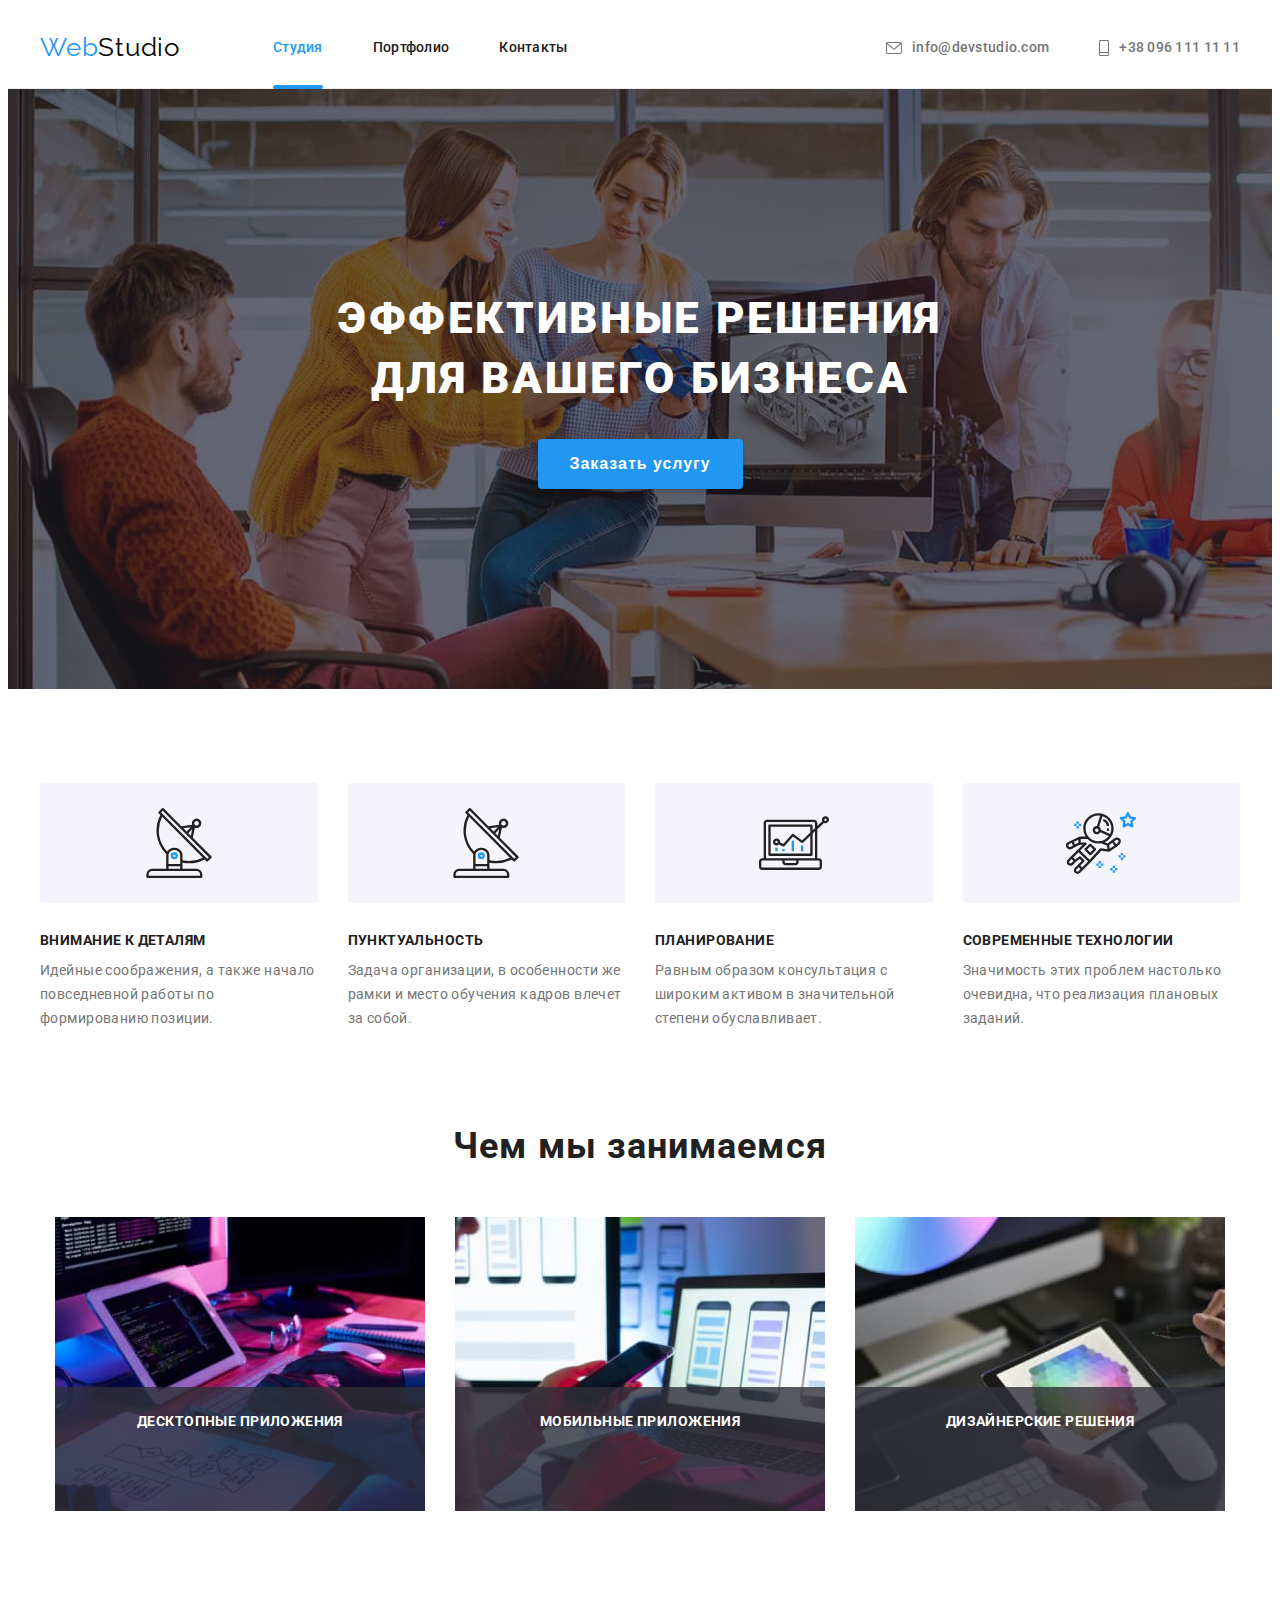
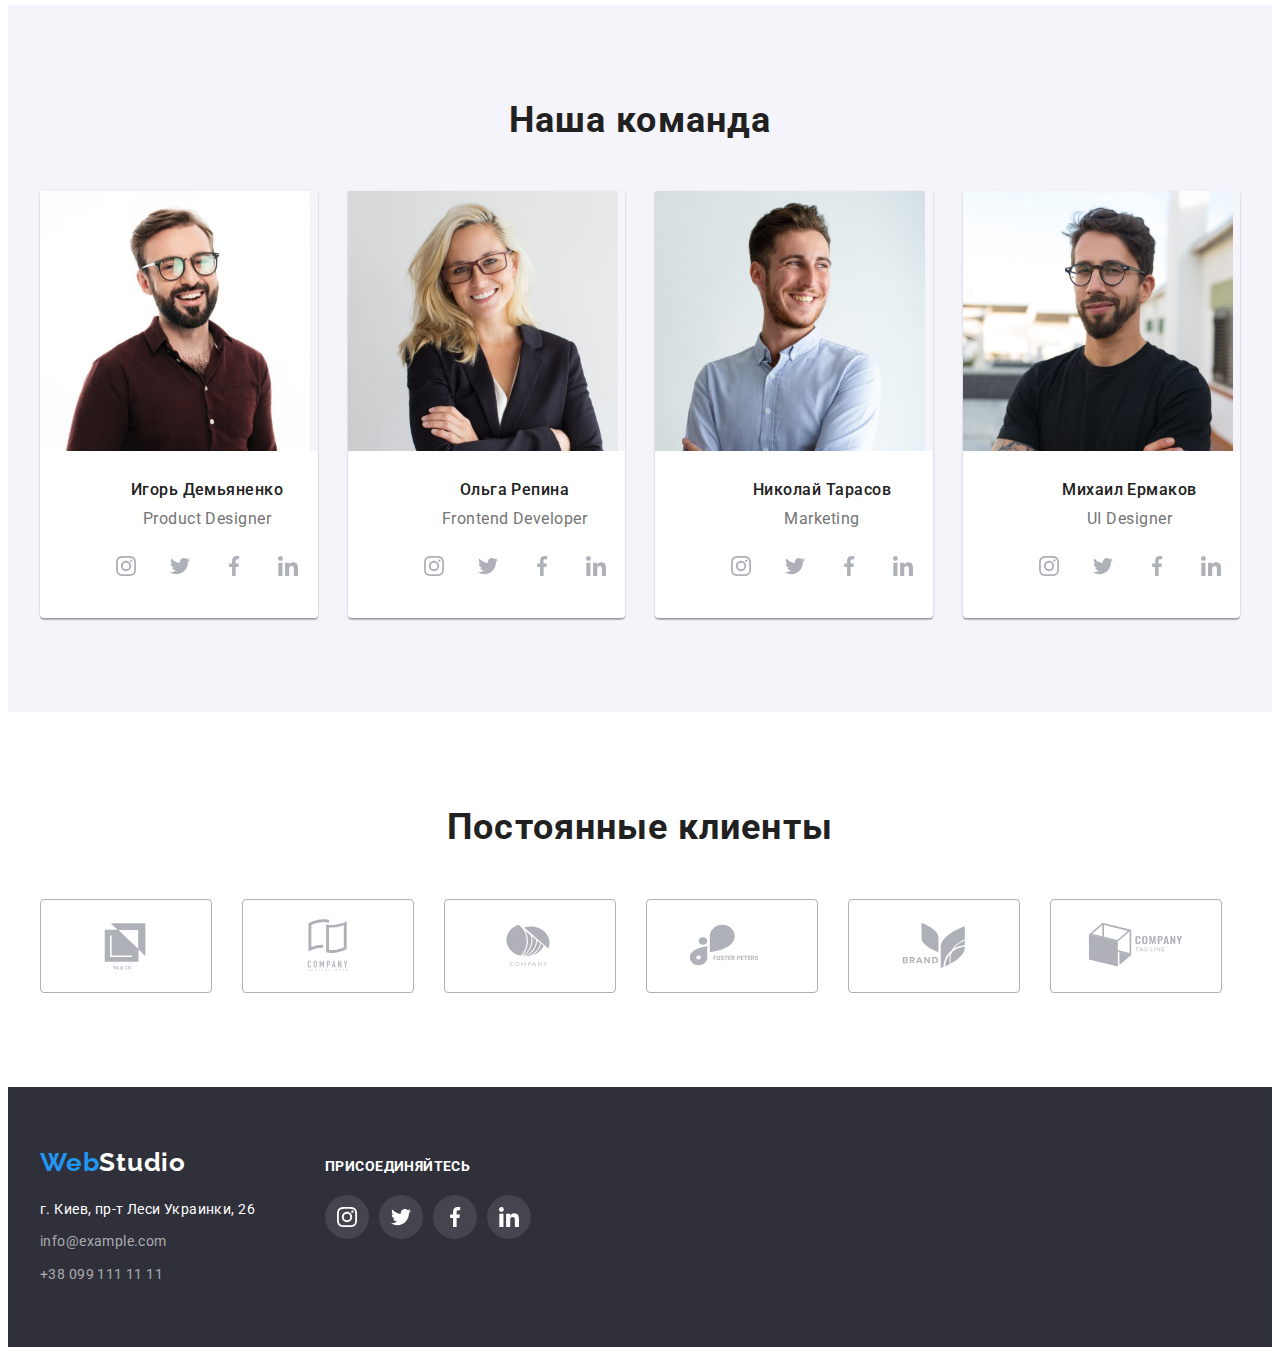
<file: index.html>
<!DOCTYPE html>
<html lang="ru">
  <head>
    <meta charset="UTF-8" />
    <meta http-equiv="X-UA-Compatible" content="IE=edge" />
    <meta name="viewport" content="width=device-width, initial-scale=1.0" />
    <title>WebStudio</title>
    <link rel="preconnect" href="https://fonts.gstatic.com" />
    <link
      href="https://fonts.googleapis.com/css2?family=Raleway:wght@700&family=Roboto:wght@400;500;700;900&display=swap"
      rel="stylesheet"
    />
    <link
      rel="stylesheet"
      href="https://cdnjs.cloudflare.com/ajax/libs/modern-normalize/1.1.0/modern-normalize.min.css"
      integrity="sha512-wpPYUAdjBVSE4KJnH1VR1HeZfpl1ub8YT/NKx4PuQ5NmX2tKuGu6U/JRp5y+Y8XG2tV+wKQpNHVUX03MfMFn9Q=="
      crossorigin="anonymous"
      referrerpolicy="no-referrer"
    />
    <link rel="stylesheet" href="./css/styles.css" />
  </head>
  <body>
    <!--==========================================HEADER======================================= -->
    <header class="header">
      <div class="container header-container">
        <nav class="navigation">
          <a class="logo-link link" href="./index.html">
            <span class="logo-edd-color">Web</span>Studio</a
          >
          <ul class="list menu">
            <li class="menu-item">
              <a class="menu-link link current" href="">Студия</a>
            </li>

            <li class="menu-item">
              <a class="link menu-link" href="./portfolio.html">Портфолио</a>
            </li>

            <li class="menu-item">
              <a class="link menu-link" href="">Контакты</a>
            </li>
          </ul>
        </nav>
        <ul class="list header-list">
          <li class="contact-list">
            <a class="contact-link link" href="mailto:info@devstudio.com">
              <svg class="contact-icons" width="16" height="12">
                <use href="./images/sprite.svg#icon-envelope"></use>
              </svg>
              info@devstudio.com
            </a>
          </li>
          <li class="contact-list">
            <a class="contact-link link" href="tel:+380961111111">
              <svg class="contact-icons" width="10" height="16">
                <use href="./images/sprite.svg#icon-phone"></use>
              </svg>
              +38 096 111 11 11
            </a>
          </li>
        </ul>
      </div>
    </header>
    <!--==========================================MAIN============================================-->
    <main class="main-content">
      <!--============================HERO============================-->
      <section class="hero">
        <div class="container hero-container">
          <h1 class="hero-title">
            Эффективные решения <br />
            для вашего бизнеса
          </h1>
          <button class="hero-button" type="button" data-modal-open>Заказать услугу</button>
        </div>
      </section>
      <!--=====================Features OF OUR COMPANY=================-->
      <section class="section">
        <div class="container feature-container">
          <h2 class="visually-hidden">Особенности</h2>

          <ul class="list feature-list">
            <li class="feature-list-item">
              <div class="feature-icon-container">
                <svg class="feature-icon" width="70px" height="70px">
                  <use href="./images/sprite.svg#icon-antenna"></use>
                </svg>
              </div>
              <h3 class="feature-section-title">Внимание к деталям</h3>
              <p class="feature-text">
                Идейные соображения, а также начало повседневной работы по формированию позиции.
              </p>
            </li>
            <li class="feature-list-item">
              <div class="feature-icon-container">
                <svg class="feature-icon" width="70px" height="70px">
                  <use href="./images/sprite.svg#icon-antenna"></use>
                </svg>
              </div>
              <h3 class="feature-section-title">Пунктуальность</h3>
              <p class="feature-text">
                Задача организации, в особенности же рамки и место обучения кадров влечет за собой.
              </p>
            </li>
            <li class="feature-list-item">
              <div class="feature-icon-container">
                <svg class="feature-icon" width="70px" height="70px">
                  <use href="./images/sprite.svg#icon-diagram"></use>
                </svg>
              </div>
              <h3 class="feature-section-title">Планирование</h3>
              <p class="feature-text">
                Равным образом консультация с широким активом в значительной степени обуславливает.
              </p>
            </li>
            <li class="feature-list-item">
              <div class="feature-icon-container">
                <svg class="feature-icon" width="70px" height="70px">
                  <use href="./images/sprite.svg#icon-astronaut"></use>
                </svg>
              </div>
              <h3 class="feature-section-title">Современные технологии</h3>
              <p class="feature-text">
                Значимость этих проблем настолько очевидна, что реализация плановых заданий.
              </p>
            </li>
          </ul>
        </div>
      </section>
      <!--=========================WHAT-WE-DO=============================-->
      <section class="servises-section">
        <div class="container servises-container">
          <h2 class="section-title">Чем мы занимаемся</h2>
          <ul class="list servises-list">
            <li class="servises-item">
              <img
                src="./images/what-we-do/img-1.jpg"
                alt="человек пишет программу"
                width="370"
                height="294"
              />
              <p class="servises-description">Десктопные приложения</p>
            </li>
            <li class="servises-item">
              <img
                src="./images/what-we-do/img-2.jpg"
                alt="человек выбирает телефон"
                width="370"
                height="294"
              />
              <p class="servises-description">Мобильные приложения</p>
            </li>
            <li class="servises-item">
              <img
                src="./images/what-we-do/img-3.jpg"
                alt="человек выбирает цвет"
                width="370"
                height="294"
              />
              <p class="servises-description">Дизайнерские решения</p>
            </li>
          </ul>
        </div>
      </section>
      <!--===========================TEAM==================================-->
      <section class="team-section section">
        <div class="container">
          <h2 class="section-title">Наша команда</h2>
          <ul class="list team-list">
            <li class="team-item">
              <img
                src="./images/team/igor-demyanenko.jpg"
                alt="Фотография Игоря"
                width="270"
                height="260"
              />
              <div class="team-card">
                <h3 class="team-title">Игорь Демьяненко</h3>
                <p class="team-section-text" lang="en">Product Designer</p>
                <ul class="social-list list">
                  <li class="social-item">
                    <a href="" class="social-link social-link-gray">
                      <svg class="social-icon" width="20px" height="20px">
                        <use href="./images/sprite.svg#icon-instagram"></use>
                      </svg>
                    </a>
                  </li>
                  <li class="social-item">
                    <a href="" class="social-link social-link-gray">
                      <svg class="social-icon" width="20px" height="20px">
                        <use href="./images/sprite.svg#icon-twitter"></use>
                      </svg>
                    </a>
                  </li>
                  <li class="social-item">
                    <a href="" class="social-link social-link-gray">
                      <svg class="social-icon" width="20px" height="20px">
                        <use href="./images/sprite.svg#icon-facebook"></use>
                      </svg>
                    </a>
                  </li>
                  <li class="social-item">
                    <a href="" class="social-link social-link-gray">
                      <svg class="social-icon" width="20px" height="20px">
                        <use href="./images/sprite.svg#icon-linkedin"></use>
                      </svg>
                    </a>
                  </li>
                </ul>
              </div>
            </li>
            <li class="team-item">
              <img
                src="./images/team/olga-repina.jpg"
                alt="Фотография Ольги"
                width="270"
                height="260"
              />
              <div class="team-card">
                <h3 class="team-title">Ольга Репина</h3>
                <p class="team-section-text" lang="en">Frontend Developer</p>
                <ul class="social-list list">
                  <li class="social-item">
                    <a href="" class="social-link social-link-gray">
                      <svg class="social-icon" width="20px" height="20px">
                        <use href="./images/sprite.svg#icon-instagram"></use>
                      </svg>
                    </a>
                  </li>
                  <li class="social-item">
                    <a href="" class="social-link social-link-gray">
                      <svg class="social-icon" width="20px" height="20px">
                        <use href="./images/sprite.svg#icon-twitter"></use>
                      </svg>
                    </a>
                  </li>
                  <li class="social-item">
                    <a href="" class="social-link social-link-gray">
                      <svg class="social-icon" width="20px" height="20px">
                        <use href="./images/sprite.svg#icon-facebook"></use>
                      </svg>
                    </a>
                  </li>
                  <li class="social-item">
                    <a href="" class="social-link social-link-gray">
                      <svg class="social-icon" width="20px" height="20px">
                        <use href="./images/sprite.svg#icon-linkedin"></use>
                      </svg>
                    </a>
                  </li>
                </ul>
              </div>
            </li>
            <li class="team-item">
              <img
                src="./images/team/nikolai-tarasov.jpg"
                alt="Фотография Николая"
                width="270"
                height="260"
              />
              <div class="team-card">
                <h3 class="team-title">Николай Тарасов</h3>
                <p class="team-section-text" lang="en">Marketing</p>
                <ul class="social-list list">
                  <li class="social-item">
                    <a href="" class="social-link social-link-gray">
                      <svg class="social-icon" width="20px" height="20px">
                        <use href="./images/sprite.svg#icon-instagram"></use>
                      </svg>
                    </a>
                  </li>
                  <li class="social-item">
                    <a href="" class="social-link social-link-gray">
                      <svg class="social-icon" width="20px" height="20px">
                        <use href="./images/sprite.svg#icon-twitter"></use>
                      </svg>
                    </a>
                  </li>
                  <li class="social-item">
                    <a href="" class="social-link social-link-gray">
                      <svg class="social-icon" width="20px" height="20px">
                        <use href="./images/sprite.svg#icon-facebook"></use>
                      </svg>
                    </a>
                  </li>
                  <li class="social-item">
                    <a href="" class="social-link social-link-gray">
                      <svg class="social-icon" width="20px" height="20px">
                        <use href="./images/sprite.svg#icon-linkedin"></use>
                      </svg>
                    </a>
                  </li>
                </ul>
              </div>
            </li>
            <li class="team-item">
              <img
                src="./images/team/mikhail-yermakov.jpg"
                alt="Фотография Михаила"
                width="270"
                height="260"
              />
              <div class="team-card">
                <h3 class="team-title">Михаил Ермаков</h3>
                <p class="team-section-text" lang="en">UI Designer</p>
                <ul class="social-list list">
                  <li class="social-item">
                    <a href="" class="social-link social-link-gray">
                      <svg class="social-icon" width="20px" height="20px">
                        <use href="./images/sprite.svg#icon-instagram"></use>
                      </svg>
                    </a>
                  </li>
                  <li class="social-item">
                    <a href="" class="social-link social-link-gray">
                      <svg class="social-icon" width="20px" height="20px">
                        <use href="./images/sprite.svg#icon-twitter"></use>
                      </svg>
                    </a>
                  </li>
                  <li class="social-item">
                    <a href="" class="social-link social-link-gray">
                      <svg class="social-icon" width="20px" height="20px">
                        <use href="./images/sprite.svg#icon-facebook"></use>
                      </svg>
                    </a>
                  </li>
                  <li class="social-item">
                    <a href="" class="social-link social-link-gray">
                      <svg class="social-icon" width="20px" height="20px">
                        <use href="./images/sprite.svg#icon-linkedin"></use>
                      </svg>
                    </a>
                  </li>
                </ul>
              </div>
            </li>
          </ul>
        </div>
      </section>
      <!--=========================regular-clients=========================-->
      <section class="regular-clients-section section">
        <div class="container">
          <h2 class="section-title regular-clients-title">Постоянные клиенты</h2>
          <ul class="regular-clients-list list">
            <li class="regular-clients-item">
              <a href="" class="regular-clients-link">
                <svg class="regular-clients-icon" width="106" height="60px">
                  <use href="./images/sprite.svg#icon-logo-1"></use>
                </svg>
              </a>
            </li>
            <li class="regular-clients-item">
              <a href="" class="regular-clients-link">
                <svg class="regular-clients-icon" width="106px" height="60px">
                  <use href="./images/sprite.svg#icon-logo-2"></use>
                </svg>
              </a>
            </li>
            <li class="regular-clients-item">
              <a href="" class="regular-clients-link">
                <svg class="regular-clients-icon" width="106px" height="60px">
                  <use href="./images/sprite.svg#icon-logo-3"></use>
                </svg>
              </a>
            </li>
            <li class="regular-clients-item">
              <a href="" class="regular-clients-link">
                <svg class="regular-clients-icon" width="106px" height="60px">
                  <use href="./images/sprite.svg#icon-logo-4"></use>
                </svg>
              </a>
            </li>
            <li class="regular-clients-item">
              <a href="" class="regular-clients-link">
                <svg class="regular-clients-icon" width="106px" height="60px">
                  <use href="./images/sprite.svg#icon-logo-5"></use>
                </svg>
              </a>
            </li>
            <li class="regular-clients-item">
              <a href="" class="regular-clients-link">
                <svg class="regular-clients-icon" width="106px" height="60px">
                  <use href="./images/sprite.svg#icon-logo-6"></use>
                </svg>
              </a>
            </li>
          </ul>
        </div>
      </section>
    </main>
    <!--========================FOOTER=========================-->
    <footer class="footer">
      <div class="container footer-container">
        <div class="">
          <a class="logo-footer link" href="./index.html">
            <span class="logo-edd-color">Web</span>Studio</a
          >
          <address>
            <ul class="list">
              <li class="address-item">
                <a
                  class="link location"
                  href="https://goo.gl/maps/JiytWzf6D41wnPAV6"
                  target="_blank"
                  rel="noopener noreferrer"
                  >г. Киев, пр-т Леси Украинки, 26</a
                >
              </li>
              <li class="address-item">
                <a class="link address-company" href="mailto:info@example.com">info@example.com</a>
              </li>
              <li class="address-item">
                <a class="link address-company" href="tel:+380991111111">+38 099 111 11 11</a>
              </li>
            </ul>
          </address>
        </div>
        <div class="join-container">
          <p class="join">присоединяйтесь</p>
          <ul class="social-list list">
            <li class="social-item">
              <a href="" class="social-link social-link-white">
                <svg class="social-icon" width="20px" height="20px">
                  <use href="./images/sprite.svg#icon-instagram"></use>
                </svg>
              </a>
            </li>
            <li class="social-item">
              <a href="" class="social-link social-link-white">
                <svg class="social-icon" width="20px" height="20px">
                  <use href="./images/sprite.svg#icon-twitter"></use>
                </svg>
              </a>
            </li>
            <li class="social-item">
              <a href="" class="social-link social-link-white">
                <svg class="social-icon" width="20px" height="20px">
                  <use href="./images/sprite.svg#icon-facebook"></use>
                </svg>
              </a>
            </li>
            <li class="social-item">
              <a href="" class="social-link social-link-white">
                <svg class="social-icon" width="20px" height="20px">
                  <use href="./images/sprite.svg#icon-linkedin"></use>
                </svg>
              </a>
            </li>
          </ul>
        </div>
      </div>
    </footer>
    <div class="backdrop is-hidden" data-modal>
      <div class="modal">
        <button type="button" class="close-btn" data-modal-close>
          <svg class="modal-icon-close" width="18px" height="18px">
            <use class="" href="./images/sprite.svg#icon-close-black-modal"></use>
          </svg>
        </button>
      </div>
    </div>
    <script src="./js/modal.js"></script>
  </body>
</html>
</file>
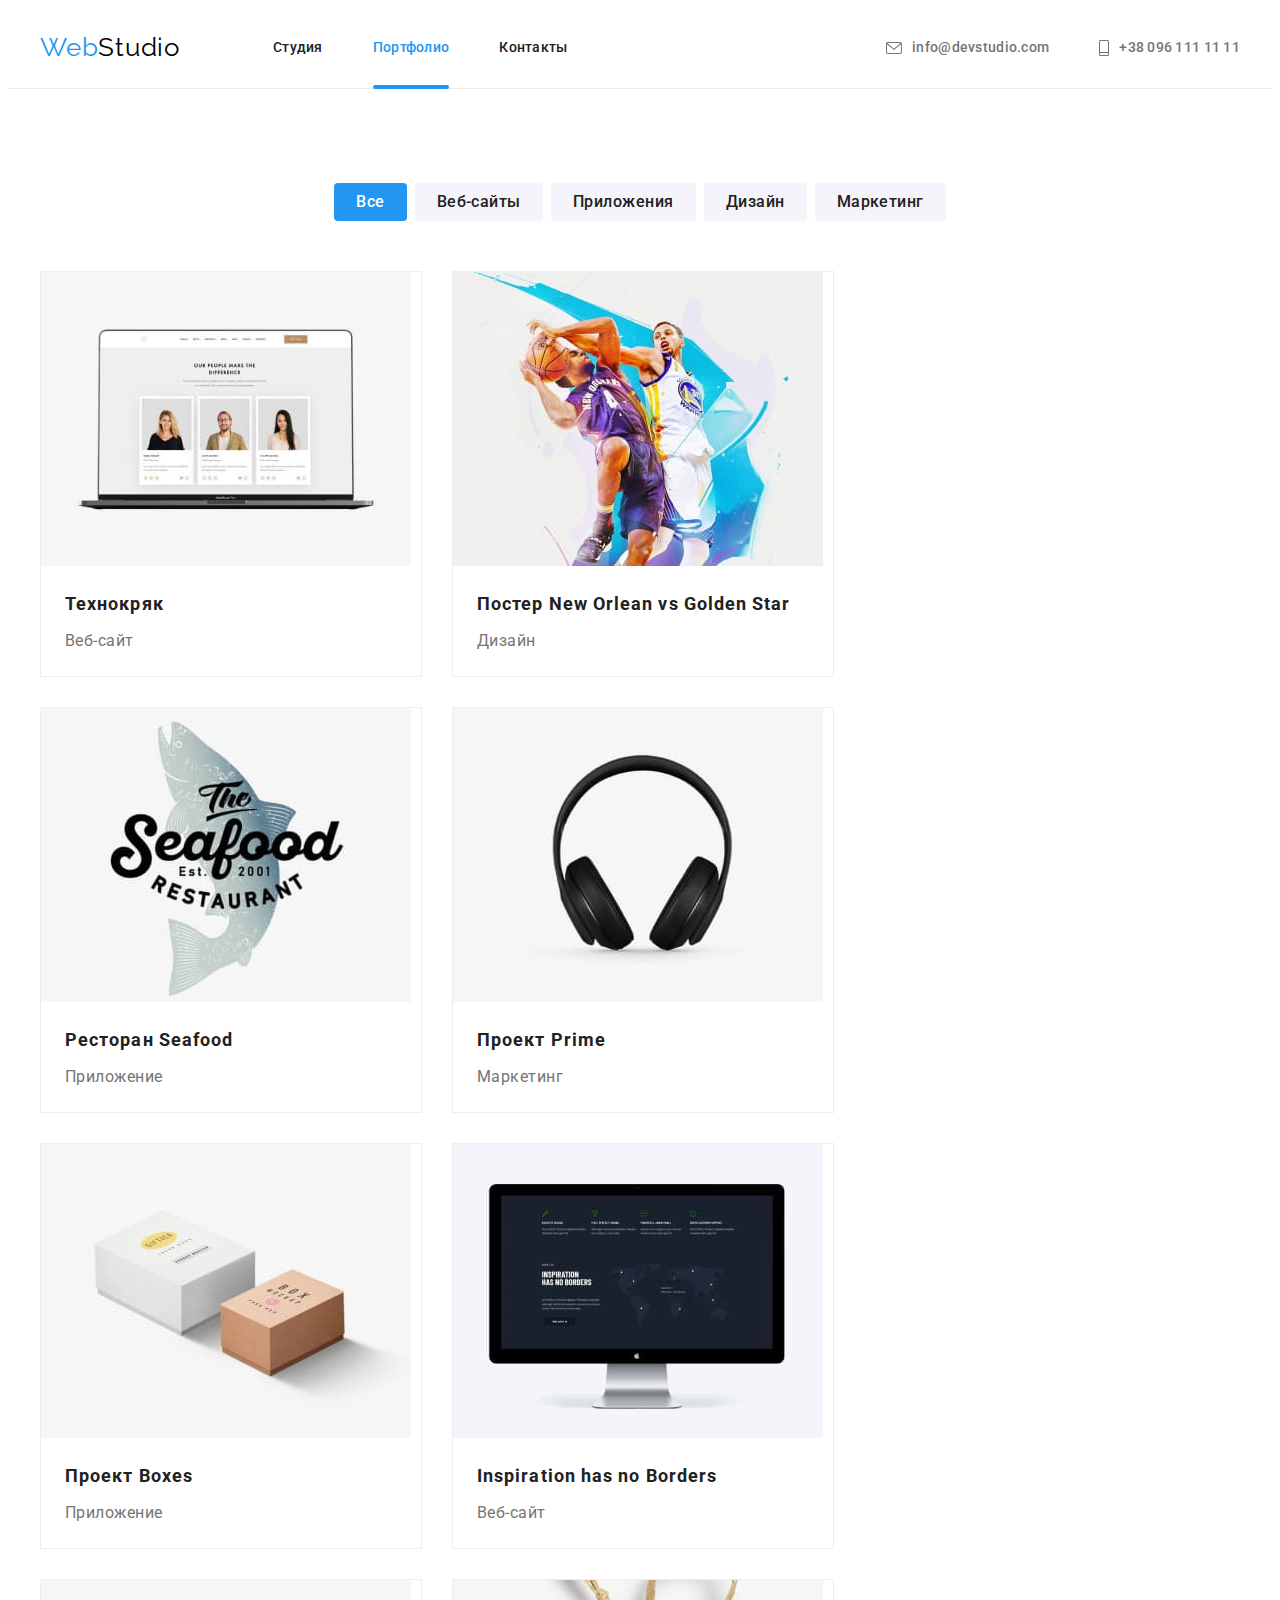
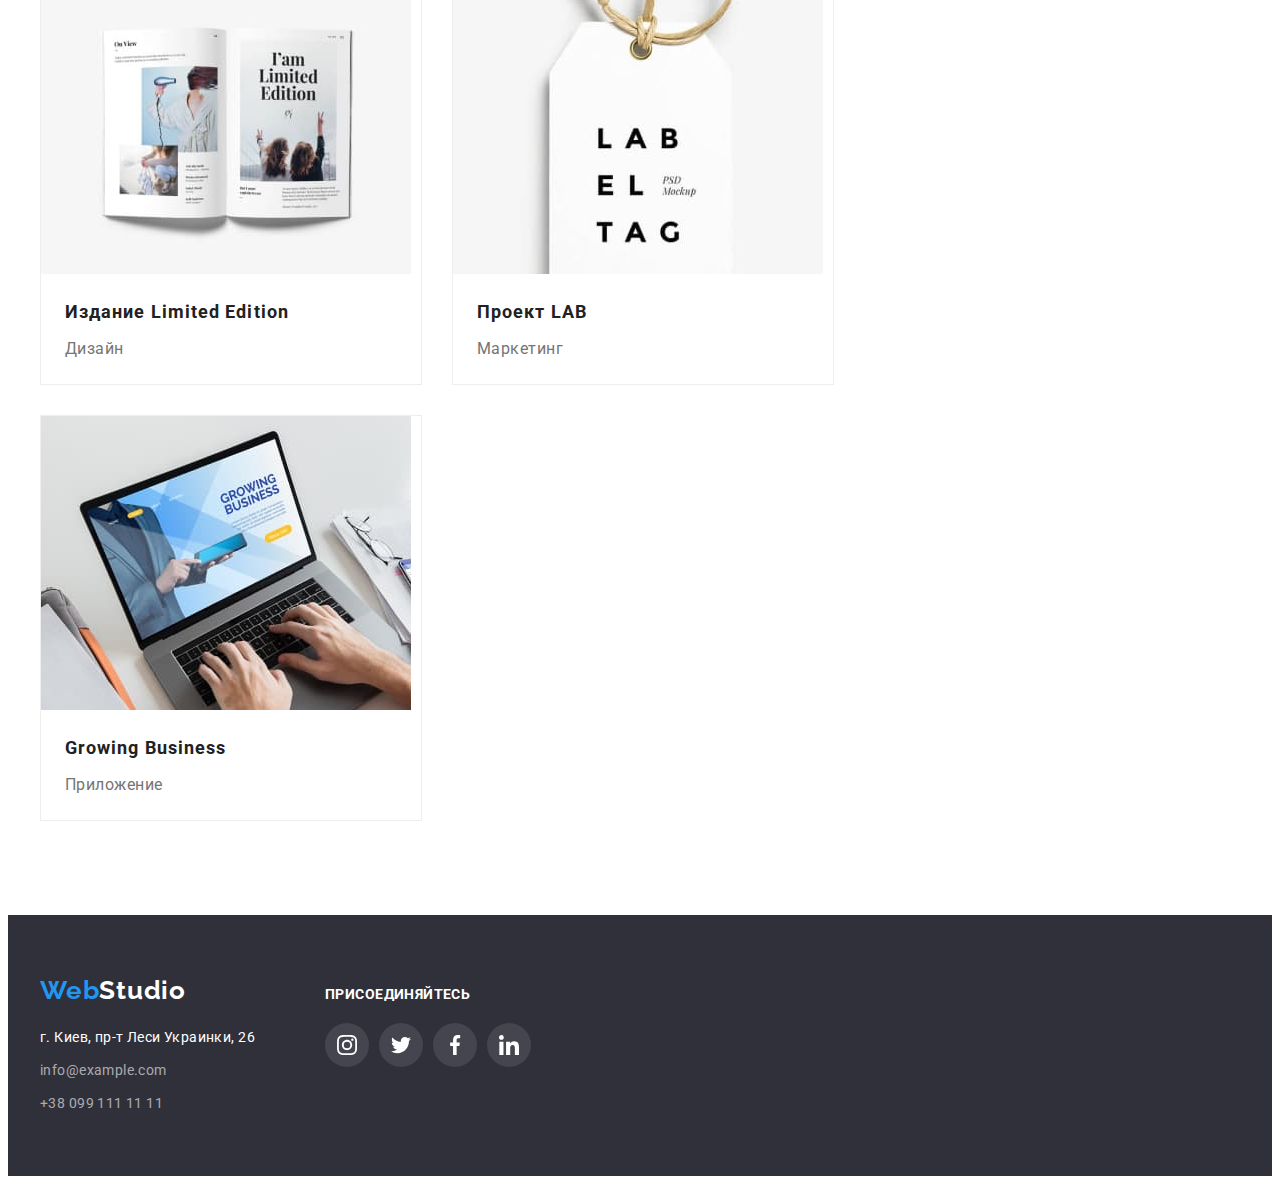
<file: portfolio.html>
<!DOCTYPE html>
<html lang="ru">
  <head>
    <meta charset="UTF-8" />
    <meta http-equiv="X-UA-Compatible" content="IE=edge" />
    <meta name="viewport" content="width=device-width, initial-scale=1.0" />
    <title>Portfolio</title>
    <link rel="preconnect" href="https://fonts.gstatic.com" />
    <link
      href="https://fonts.googleapis.com/css2?family=Raleway:wght@700&family=Roboto:wght@400;500;700;900&display=swap"
      rel="stylesheet"
    />
    <link
      rel="stylesheet"
      href="https://cdnjs.cloudflare.com/ajax/libs/modern-normalize/1.1.0/modern-normalize.min.css"
      integrity="sha512-wpPYUAdjBVSE4KJnH1VR1HeZfpl1ub8YT/NKx4PuQ5NmX2tKuGu6U/JRp5y+Y8XG2tV+wKQpNHVUX03MfMFn9Q=="
      crossorigin="anonymous"
      referrerpolicy="no-referrer"
    />
    <link rel="stylesheet" href="./css/styles.css" />
  </head>
  <body>
    <!--============================header================================== -->
    <header class="header">
      <div class="container header-container">
        <nav class="navigation">
          <a class="logo-link link" href="./index.html">
            <span class="logo-edd-color">Web</span>Studio</a
          >
          <ul class="list menu">
            <li class="menu-item">
              <a class="menu-link link" href="./index.html">Студия</a>
            </li>

            <li class="menu-item">
              <a class="link menu-link current" href="./index.html">Портфолио</a>
            </li>

            <li class="menu-item">
              <a class="link menu-link" href="">Контакты</a>
            </li>
          </ul>
        </nav>
        <ul class="list header-list">
          <li class="contact-list">
            
            <a class="contact-link link" href="mailto:info@devstudio.com"><svg class="contact-icons" width="16" height="12">
              <use href="./images/sprite.svg#icon-envelope"></use>
            </svg>info@devstudio.com</a>
          </li>
          <li class="contact-list">
            
            <a class="contact-link link" href="tel:+380961111111"><svg class="contact-icons" width="10" height="16">
              <use href="./images/sprite.svg#icon-phone"></use>
            </svg>+38 096 111 11 11</a>
          </li>
        </ul>
      </div>
    </header>
    <!--==============================main==============================================-->
    <main>
      <section class="section">
        <div class="container">
          <h1 class="visually-hidden">Галерея работ</h1>
          <ul class="list button-list">
            <li><button type="button" class="active portfolio-button">Все</button></li>
            <li><button type="button" class="portfolio-button">Веб-сайты</button></li>
            <li><button type="button" class="portfolio-button">Приложения</button></li>
            <li><button type="button" class="portfolio-button">Дизайн</button></li>
            <li><button type="button" class="portfolio-button">Маркетинг</button></li>
          </ul>
          <ul class="list gallery-list">
            <li class="gallery-item">
              <a href="" class="link work-reference"> <div class="galiery-img-wrapper">
                <img
                  src="./images/portfolio-art-gallery/technocrat.jpg"
                  alt="главная страница сайта, которая изображена на ноутбуке"
                  width="370"
                  height="294"
                /><p class="overlay">Технокряк это современная площадка распространения 
                коронавируса. Компании используют эту платформу для 
                цифрового шпионажа и атак на защищённые сервера 
                конкурентов.</p>
              </div>
              
                <div class="work-card">
                  <h2 class="work-title">Технокряк</h2>
                  <p class="portfolio-text">Веб-сайт</p>
                </div>
              </a>
            </li>
            <li class="gallery-item">
              <a href="" class="link work-reference">
                <div class="galiery-img-wrapper">
                  <img
                  src="./images/portfolio-art-gallery/new-orlean-vs-golden-star.jpg"
                  alt="баскетболисты сражаются за мяч"
                  width="370"
                  height="294"
                /><p class="overlay">
                Технокряк это современная площадка распространения 
                коронавируса. Компании используют эту платформу для 
                цифрового шпионажа и атак на защищённые сервера 
                конкурентов.</p>
              </div>
              
                
                <div class="work-card">
                  <h2 class="work-title">Постер <span>New Orlean vs Golden Star</span></h2>
                  <p class="portfolio-text">Дизайн</p>
                </div>
              </a>
            </li>
            <li class="gallery-item">
              <a href="" class="link work-reference"> 
                <div class="galiery-img-wrapper">
                <img
                  src="./images/portfolio-art-gallery/seafood.jpg"
                  alt="логотип приложения"
                  width="370"
                  height="294"
                /><p class="overlay">Технокряк это современная площадка распространения 
                коронавируса. Компании используют эту платформу для 
                цифрового шпионажа и атак на защищённые сервера 
                конкурентов.</p>
              </div>
              
                
                <div class="work-card">
                  <h2 class="work-title">Ресторан <span lang="en">Seafood</span></h2>
                  <p class="portfolio-text">Приложение</p>
                </div>
              </a>
            </li>
            <li class="gallery-item">
              <a href="" class="link work-reference"> <div class="galiery-img-wrapper">
                <img
                  src="./images/portfolio-art-gallery/prime.jpg"
                  alt="наушники"
                  width="370"
                  height="294"
                /><p class="overlay">Технокряк это современная площадка распространения 
                коронавируса. Компании используют эту платформу для 
                цифрового шпионажа и атак на защищённые сервера 
                конкурентов.</p>
                </div>
              
                <div class="work-card">
                  <h2 class="work-title">Проект <span lang="en">Prime</span></h2>
                  <p class="portfolio-text">Маркетинг</p>
                </div>
              </a>
            </li>
            <li class="gallery-item">
              <a href="" class="link work-reference"> <div class="galiery-img-wrapper">
                <img
                  src="./images/portfolio-art-gallery/boxes.jpg"
                  alt="два прямоугольника, один белый другой коричневый"
                  width="370"
                  height="294"
                />
                <p class="overlay">Технокряк это современная площадка распространения 
                коронавируса. Компании используют эту платформу для 
                цифрового шпионажа и атак на защищённые сервера 
                конкурентов.</p>
              </div>
              
                
                <div class="work-card">
                  <h2 class="work-title">Проект <span lang="en">Boxes</span></h2>
                  <p class="portfolio-text">Приложение</p>
                </div>
              </a>
            </li>
            <li class="gallery-item">
              <a href="" class="link work-reference"> <div class="galiery-img-wrapper"> 
                <img
                  src="./images/portfolio-art-gallery/inspiration-has-no-borders.jpg"
                  alt="монитор на котором изображен сайт"
                  width="370"
                  height="294"
                />
                <p class="overlay">Технокряк это современная площадка распространения 
                коронавируса. Компании используют эту платформу для 
                цифрового шпионажа и атак на защищённые сервера 
                конкурентов.</p></div>
              
               
                <div class="work-card">
                  <h2 class="work-title"><span lang="en">Inspiration has no Borders</span></h2>
                  <p class="portfolio-text">Веб-сайт</p>
                </div>
              </a>
            </li>
            <li class="gallery-item">
              <a href="" class="link work-reference"> <div class="galiery-img-wrapper"><img
                  src="./images/portfolio-art-gallery/limited-edition.jpg"
                  alt="брошура в виде книжки"
                  width="370"
                  height="294"
                />
                <p class="overlay">Технокряк это современная площадка распространения 
                коронавируса. Компании используют эту платформу для 
                цифрового шпионажа и атак на защищённые сервера 
                конкурентов.</p>
              </div>
              
                
                <div class="work-card">
                  <h2 class="work-title">Издание <span lang="en">Limited Edition</span></h2>
                  <p class="portfolio-text">Дизайн</p>
                </div>
              </a>
            </li>
            <li class="gallery-item">
              <a href="" class="link work-reference"> <div class="galiery-img-wrapper"> 
                <img
                  src="./images/portfolio-art-gallery/lab.jpg"
                  alt="бирка с надписью"
                  width="370"
                  height="294"
                />
                <p class="overlay">Технокряк это современная площадка распространения 
                коронавируса. Компании используют эту платформу для 
                цифрового шпионажа и атак на защищённые сервера 
                конкурентов.</p></div>
              
               
                <div class="work-card">
                  <h2 class="work-title">Проект <span lang="en">LAB</span></h2>
                  <p class="portfolio-text">Маркетинг</p>
                </div>
              </a>
            </li>
            <li class="gallery-item">
              <a href="" class="link work-reference"> <div class="galiery-img-wrapper">
                <img
                  src="./images/portfolio-art-gallery/growing-business.jpg"
                  alt="человек печатает на ноутбуке"
                  width="370"
                  height="294"
                />
                <p class="overlay">Технокряк это современная площадка распространения 
                коронавируса. Компании используют эту платформу для 
                цифрового шпионажа и атак на защищённые сервера 
                конкурентов.</p></div>
              
                
                <div class="work-card">
                  <h2 class="work-title"><span lang="en">Growing Business</span></h2>
                  <p class="portfolio-text">Приложение</p>
                </div>
              </a>
            </li>
          </ul>
        </div>
      </section>
    </main>
    
    <!--=======================================footer=======================================-->
    <footer class="footer">
      <div class="container footer-container">
        <div class="">
        <a class="logo-footer link" href="./index.html">
          <span class="logo-edd-color">Web</span>Studio</a
        >
        <address>
          <ul class="list">
            <li class="address-item">
              <a
                class="link location"
                href="https://goo.gl/maps/JiytWzf6D41wnPAV6"
                target="_blank"
                rel="noopener noreferrer"
                >г. Киев, пр-т Леси Украинки, 26</a
              >
            </li>
            <li class="address-item">
              <a class="link address-company" href="mailto:info@example.com">info@example.com</a>
            </li>
            <li class="address-item">
              <a class="link address-company" href="tel:+380991111111">+38 099 111 11 11</a>
            </li>
          </ul>
        </address>
      </div>
        <div class="join-container">
          <p class="join">присоединяйтесь</p>
          <ul class="social-list social-list-header list">
                  <li class="social-item social-item-header">
                    <a href="" class="social-link social-link-white">
                      <svg class="social-icon" width="20px" height="20px">
                        <use href="./images/sprite.svg#icon-instagram"></use>
                      </svg>
                    </a>
                  </li>
                  <li class="social-item social-item-header">
                    <a href="" class="social-link social-link-white">
                      <svg class="social-icon" width="20px" height="20px">
                        <use href="./images/sprite.svg#icon-twitter"></use>
                      </svg>
                    </a>
                  </li>
                  <li class="social-item social-item-header">
                    <a href="" class="social-link social-link-white">
                      <svg class="social-icon" width="20px" height="20px">
                        <use href="./images/sprite.svg#icon-facebook"></use>
                      </svg>
                    </a>
                  </li>
                  <li class="social-item social-item-header">
                    <a href="" class="social-link social-link-white">
                      <svg class="social-icon" width="20px" height="20px">
                        <use href="./images/sprite.svg#icon-linkedin"></use>
                      </svg>
                    </a>
                  </li>
                </ul>
              </div>
          </ul>
        </div> 
      </div>
    </footer>
  </body>
</html>
</file>
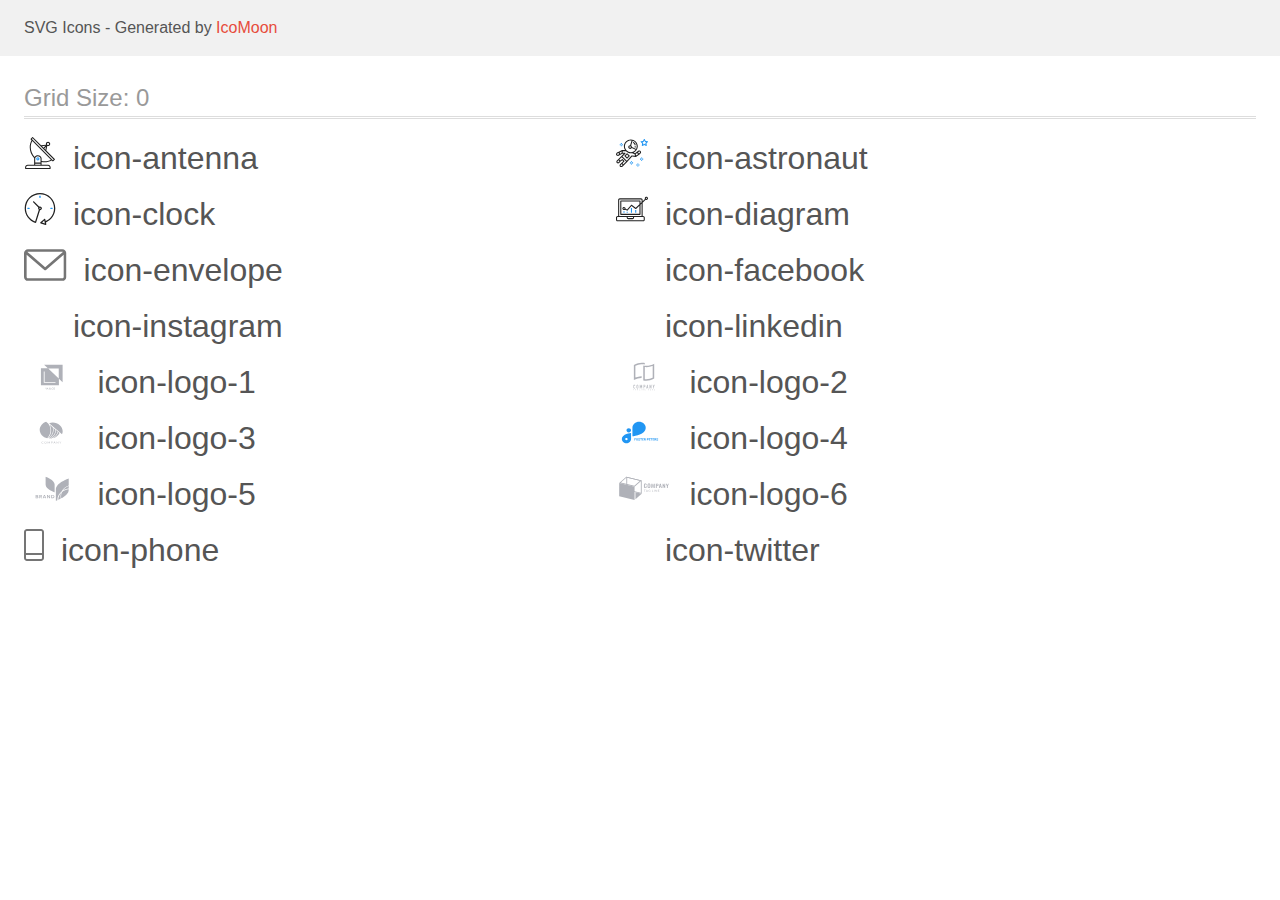
<file: images/for-sprite/icomoon/demo.html>
<!doctype html>
<html>
<head>
    <title>IcoMoon - SVG Icons</title>
    <meta charset="utf-8">
    <meta name="viewport" content="width=device-width, initial-scale=1">
    <link rel="stylesheet" href="demo-files/demo.css">
    <link rel="stylesheet" href="style.css">
</head>
<body>
<svg aria-hidden="true" style="position: absolute; width: 0; height: 0; overflow: hidden;" version="1.1" xmlns="http://www.w3.org/2000/svg" xmlns:xlink="http://www.w3.org/1999/xlink">
<defs>
<symbol id="icon-antenna" viewBox="0 0 32 32">
<path fill="#212121" style="fill: var(--color1, #212121)" d="M30.773 22.098l-8.443-8.505 0.937-4.615c0.242 0.094 0.499 0.144 0.758 0.146h0.006c1.192 0.014 2.17-0.941 2.184-2.133s-0.941-2.17-2.133-2.184c-1.192-0.014-2.17 0.941-2.184 2.133-0.003 0.255 0.039 0.509 0.125 0.749l-4.96 0.605-8.091-8.133c-0.099-0.101-0.235-0.159-0.377-0.16-0.14 0.001-0.274 0.056-0.373 0.155l-1.513 1.504c-0.208 0.208-0.208 0.546 0 0.754l0.814 0.826c-3.153 5.798-2.129 12.978 2.519 17.663 0.043 0.041 0.092 0.074 0.146 0.098-0.034 0.18-0.051 0.364-0.052 0.547v6.187h-6.4c-1.472 0.002-2.665 1.195-2.667 2.667v1.067c0 0.295 0.239 0.533 0.533 0.533h24.533c0.295 0 0.533-0.239 0.533-0.533v-1.067c-0.002-1.472-1.195-2.665-2.667-2.667h-6.4v-2.742c1.003 0.21 2.024 0.317 3.049 0.32 2.458-0.003 4.877-0.615 7.040-1.783l0.818 0.823c0.099 0.101 0.235 0.159 0.377 0.16 0.14-0.001 0.274-0.056 0.373-0.155l1.513-1.504c0.208-0.208 0.208-0.546 0-0.754zM23.28 6.233c0.418-0.415 1.093-0.414 1.508 0.004s0.414 1.093-0.004 1.508c-0.2 0.199-0.47 0.31-0.752 0.31h-0.003c-0.589-0.003-1.064-0.483-1.061-1.072 0.002-0.282 0.115-0.552 0.314-0.751h-0.002zM22.024 9.738l-0.598 2.946-1.175-1.182 1.774-1.763zM21.419 8.836l-1.92 1.909-1.485-1.493 3.405-0.415zM24.004 28.8c0.884 0 1.6 0.716 1.6 1.6v0.533h-23.467v-0.533c0-0.884 0.716-1.6 1.6-1.6h20.267zM16.537 26.667v1.067h-5.333v-1.067h5.333zM11.204 25.6v-4.053c0-1.294 1.196-2.347 2.667-2.347s2.667 1.053 2.667 2.347v4.053h-5.333zM17.604 23.904v-2.357c0-1.882-1.675-3.413-3.733-3.413-1.331-0.020-2.576 0.657-3.281 1.786-4.058-4.274-4.971-10.645-2.279-15.887l18.602 18.708c-2.872 1.461-6.165 1.873-9.309 1.163zM28.893 23.22l-21.057-21.181 0.755-0.752 7.935 7.98c0.004 0 0.006 0.007 0.010 0.010l13.115 13.191-0.757 0.752z"></path>
<path fill="#2196f3" style="fill: var(--color2, #2196f3)" d="M13.876 20.267h-0.005c-0.884-0.001-1.601 0.714-1.602 1.598s0.714 1.601 1.598 1.602h0.005c0.884 0.001 1.601-0.714 1.602-1.598s-0.714-1.601-1.598-1.602zM14.249 22.245c-0.1 0.1-0.236 0.156-0.378 0.155-0.295-0.002-0.532-0.242-0.531-0.536 0.001-0.141 0.057-0.276 0.157-0.375s0.233-0.154 0.373-0.155c0.295 0.002 0.532 0.241 0.53 0.536-0.001 0.141-0.057 0.276-0.157 0.375h0.005z"></path>
</symbol>
<symbol id="icon-astronaut" viewBox="0 0 32 32">
<path fill="#2196f3" style="fill: var(--color2, #2196f3)" d="M31.974 4.524c-0.063-0.193-0.229-0.333-0.43-0.363l-1.91-0.278-0.855-1.731c-0.179-0.365-0.777-0.365-0.956 0l-0.855 1.731-1.91 0.278c-0.201 0.029-0.367 0.17-0.431 0.363-0.062 0.193-0.011 0.405 0.135 0.547l1.383 1.348-0.326 1.903c-0.034 0.2 0.048 0.402 0.212 0.522 0.166 0.121 0.382 0.135 0.562 0.040l1.709-0.899 1.709 0.899c0.078 0.041 0.164 0.061 0.249 0.061 0.11 0 0.221-0.034 0.314-0.102 0.164-0.119 0.246-0.322 0.212-0.522l-0.326-1.903 1.383-1.348c0.145-0.142 0.197-0.354 0.135-0.547zM29.511 5.851c-0.125 0.122-0.183 0.299-0.153 0.472l0.191 1.114-1-0.526c-0.078-0.041-0.163-0.061-0.249-0.061s-0.17 0.020-0.249 0.061l-1.001 0.526 0.191-1.114c0.030-0.173-0.028-0.349-0.153-0.472l-0.81-0.789 1.119-0.163c0.174-0.025 0.324-0.134 0.402-0.292l0.5-1.013 0.5 1.013c0.078 0.157 0.228 0.267 0.402 0.292l1.119 0.163-0.809 0.789z"></path>
<path fill="#2196f3" style="fill: var(--color2, #2196f3)" d="M26.134 20.522h-1.067v1.067h1.067v-1.067z"></path>
<path fill="#2196f3" style="fill: var(--color2, #2196f3)" d="M26.134 22.656h-1.067v1.067h1.067v-1.067z"></path>
<path fill="#2196f3" style="fill: var(--color2, #2196f3)" d="M27.2 21.589h-1.067v1.067h1.067v-1.067z"></path>
<path fill="#2196f3" style="fill: var(--color2, #2196f3)" d="M25.067 21.589h-1.067v1.067h1.067v-1.067z"></path>
<path fill="#2196f3" style="fill: var(--color2, #2196f3)" d="M22.4 26.389h-1.067v1.067h1.067v-1.067z"></path>
<path fill="#2196f3" style="fill: var(--color2, #2196f3)" d="M22.4 28.522h-1.067v1.067h1.067v-1.067z"></path>
<path fill="#2196f3" style="fill: var(--color2, #2196f3)" d="M23.467 27.456h-1.067v1.067h1.067v-1.067z"></path>
<path fill="#2196f3" style="fill: var(--color2, #2196f3)" d="M21.333 27.456h-1.067v1.067h1.067v-1.067z"></path>
<path fill="#2196f3" style="fill: var(--color2, #2196f3)" d="M16 24.256h-1.067v1.067h1.067v-1.067z"></path>
<path fill="#2196f3" style="fill: var(--color2, #2196f3)" d="M16 26.389h-1.067v1.067h1.067v-1.067z"></path>
<path fill="#2196f3" style="fill: var(--color2, #2196f3)" d="M17.067 25.322h-1.067v1.067h1.067v-1.067z"></path>
<path fill="#2196f3" style="fill: var(--color2, #2196f3)" d="M14.933 25.322h-1.067v1.067h1.067v-1.067z"></path>
<path fill="#2196f3" style="fill: var(--color2, #2196f3)" d="M5.867 6.122h-1.067v1.067h1.067v-1.067z"></path>
<path fill="#2196f3" style="fill: var(--color2, #2196f3)" d="M5.867 8.255h-1.067v1.067h1.067v-1.067z"></path>
<path fill="#2196f3" style="fill: var(--color2, #2196f3)" d="M6.933 7.189h-1.067v1.067h1.067v-1.067z"></path>
<path fill="#2196f3" style="fill: var(--color2, #2196f3)" d="M4.8 7.189h-1.067v1.067h1.067v-1.067z"></path>
<path fill="#212121" style="fill: var(--color1, #212121)" d="M24.715 14.159c-0.287-0.388-0.709-0.637-1.188-0.705-0.481-0.068-0.956 0.058-1.34 0.352l-1.252 0.96-1.898 1.417-1.358-0.541c2.421-1.086 4.114-3.508 4.114-6.32 0-3.823-3.123-6.933-6.961-6.933s-6.961 3.11-6.961 6.933c0 1.386 0.414 2.674 1.12 3.758l-2.764-0.024c-0.002 0-0.003 0-0.005 0-0.009 0-0.015 0.004-0.023 0.005-0.053 0.002-0.105 0.013-0.155 0.031-0.013 0.005-0.026 0.008-0.038 0.013-0.006 0.003-0.013 0.003-0.019 0.006l-3.233 1.596c-0.001 0-0.001 0-0.001 0.001l-1.893 0.911c-0.021 0.009-0.042 0.021-0.063 0.035-0.755 0.502-1.012 1.489-0.598 2.295 0.22 0.429 0.595 0.745 1.056 0.889 0.178 0.055 0.359 0.083 0.539 0.083 0.29 0 0.577-0.071 0.839-0.211l1.388-0.738 2.264-1.169 1.357-0.008-5.442 5.416c-0.001 0.001-0.001 0.001-0.002 0.001l-1.339 1.333c-0.316 0.315-0.49 0.732-0.49 1.178s0.174 0.863 0.49 1.179c0.325 0.323 0.752 0.485 1.179 0.485s0.854-0.162 1.18-0.485l1.314-1.309 1.741-1.3 0.901 0.897-1.762 1.754c-0 0.001-0.001 0.001-0.002 0.001l-1.339 1.333c-0.316 0.315-0.49 0.732-0.49 1.178s0.174 0.863 0.49 1.179c0.325 0.323 0.753 0.485 1.18 0.485s0.855-0.162 1.18-0.485l3.482-3.467c0.001-0.001 0.001-0.001 0.001-0.002l1.010-1-0.004-0.004c0.006-0.006 0.015-0.009 0.022-0.015l5.166-5.658 3.471 0.494c0.025 0.004 0.050 0.005 0.075 0.005 0.065 0 0.127-0.015 0.187-0.038 0.018-0.006 0.033-0.015 0.050-0.023 0.019-0.010 0.039-0.015 0.058-0.027l3.213-2.133c0.012-0.008 0.018-0.021 0.029-0.029 0.013-0.010 0.029-0.014 0.041-0.026l1.271-1.191c0.662-0.62 0.753-1.635 0.212-2.362zM2.13 17.77c-0.173 0.093-0.37 0.111-0.558 0.052-0.187-0.058-0.338-0.186-0.427-0.358-0.161-0.314-0.068-0.695 0.214-0.902l1.314-0.632 0.449 1.312-0.992 0.528zM5.628 15.942l-1.548 0.8-0.439-1.283 2.027-1.001-0.040 1.484zM20.727 9.322c0 0.918-0.219 1.785-0.599 2.559l-4.181-1.899c-0.044-0.573-0.341-1.075-0.788-1.388l1.464-4.86c2.378 0.756 4.105 2.974 4.105 5.588zM8.938 9.322c0-3.235 2.644-5.867 5.894-5.867 0.253 0 0.5 0.021 0.745 0.052l-1.432 4.754c-0.019-0.001-0.037-0.006-0.057-0.006-1.033 0-1.873 0.837-1.873 1.867s0.84 1.867 1.873 1.867c0.694 0 1.294-0.383 1.618-0.945l3.862 1.755c-1.075 1.446-2.795 2.39-4.737 2.39-3.25 0-5.894-2.632-5.894-5.867zM14.894 10.122c0 0.441-0.362 0.8-0.806 0.8s-0.806-0.359-0.806-0.8c0-0.441 0.362-0.8 0.806-0.8s0.806 0.359 0.806 0.8zM2.465 25.146c-0.236 0.234-0.619 0.234-0.854 0.001-0.114-0.114-0.176-0.263-0.176-0.423s0.062-0.309 0.176-0.421l0.962-0.958 0.851 0.848-0.959 0.955zM5.679 28.88c-0.236 0.234-0.619 0.235-0.855 0.001-0.114-0.114-0.176-0.263-0.176-0.423s0.062-0.309 0.176-0.421l0.963-0.959 0.852 0.848-0.96 0.955zM9.16 25.411c-0.001 0-0.001 0-0.002 0.001l-1.765 1.76-0.852-0.848 1.763-1.755c0 0 0 0 0-0s0.001-0.001 0.002-0.001c0.040-0.040 0.065-0.088 0.090-0.135 0.007-0.014 0.020-0.026 0.026-0.040 0.017-0.041 0.019-0.085 0.026-0.129 0.003-0.025 0.014-0.047 0.014-0.073 0-0.036-0.013-0.070-0.020-0.106-0.006-0.032-0.006-0.065-0.019-0.095-0.020-0.050-0.055-0.094-0.091-0.138-0.010-0.012-0.014-0.027-0.025-0.038 0 0 0 0-0.001 0s-0.001-0.002-0.001-0.002l-1.607-1.6c-0.017-0.017-0.039-0.024-0.058-0.038-0.028-0.022-0.055-0.042-0.087-0.058-0.030-0.015-0.061-0.024-0.093-0.033-0.034-0.010-0.067-0.017-0.103-0.020-0.033-0.002-0.063 0.001-0.095 0.005-0.036 0.004-0.069 0.009-0.104 0.020-0.034 0.011-0.063 0.027-0.094 0.045-0.020 0.011-0.042 0.015-0.061 0.029l-1.773 1.324-0.901-0.897 2.399-2.386 4.361 4.289-0.928 0.919zM15.979 18.394c-0.015-0.002-0.030 0.004-0.045 0.003-0.039-0.002-0.076 0.001-0.115 0.007-0.030 0.005-0.059 0.011-0.088 0.021-0.034 0.012-0.065 0.028-0.097 0.047-0.030 0.018-0.057 0.037-0.083 0.061-0.013 0.011-0.028 0.017-0.040 0.029l-4.698 5.146-4.328-4.257 2.833-2.818c0.209-0.208 0.21-0.546 0.002-0.755-0.105-0.105-0.243-0.157-0.381-0.156v-0.001l-2.219 0.013 0.028-1.607 3.104 0.027c1.265 1.294 3.029 2.101 4.981 2.101 0.437 0 0.864-0.045 1.279-0.123 0.040 0.032 0.079 0.065 0.13 0.085l2.41 0.96 0.331 1.644-3.003-0.427zM20.020 18.572l-0.313-1.558 1.446-1.080 0.947 1.257-2.080 1.381zM23.774 15.741l-0.838 0.785-0.931-1.236 0.831-0.637c0.155-0.119 0.351-0.168 0.543-0.143 0.193 0.027 0.364 0.128 0.48 0.284 0.217 0.292 0.18 0.699-0.085 0.947z"></path>
<path fill="#212121" style="fill: var(--color1, #212121)" d="M13.602 18.544l-2.143-2.133c-0.207-0.207-0.545-0.207-0.753 0l-2.142 2.133c-0.1 0.101-0.157 0.236-0.157 0.378s0.056 0.278 0.157 0.378l2.142 2.133c0.104 0.103 0.241 0.155 0.377 0.155s0.273-0.052 0.376-0.155l2.143-2.133c0.1-0.1 0.157-0.236 0.157-0.378s-0.057-0.278-0.157-0.378zM11.083 20.303l-1.387-1.381 1.387-1.381 1.387 1.381-1.387 1.381z"></path>
<path fill="#212121" style="fill: var(--color1, #212121)" d="M17.164 5.071l-0.258 1.036c0.071 0.018 1.738 0.452 1.738 2.149h1.067c-0-2.017-1.666-2.965-2.547-3.185z"></path>
<path fill="#212121" style="fill: var(--color1, #212121)" d="M19.711 9.322h-1.067v1.067h1.067v-1.067z"></path>
</symbol>
<symbol id="icon-clock" viewBox="0 0 32 32">
<path fill="#212121" style="fill: var(--color1, #212121)" d="M31.297 15.301c-0.002-8.452-6.855-15.303-15.308-15.301s-15.303 6.855-15.301 15.308c0.001 6.658 4.307 12.551 10.649 14.576 0.061 0.019 0.124 0.029 0.187 0.029 0.121-0 0.239-0.032 0.342-0.094 0.135-0.080 0.236-0.207 0.283-0.356l3.865-12.25c1.057-0.005 1.909-0.866 1.903-1.923s-0.866-1.909-1.923-1.903c-0.284 0.001-0.565 0.067-0.82 0.191l-5.106-5.107c-0.253-0.245-0.657-0.238-0.902 0.016-0.239 0.247-0.239 0.639 0 0.886l5.103 5.109c-0.392 0.799-0.168 1.764 0.536 2.309l-3.683 11.673c-7.278-2.681-11.004-10.754-8.323-18.032s10.754-11.004 18.032-8.323 11.004 10.754 8.323 18.032c-1.31 3.556-4.001 6.431-7.462 7.973l-0.398-1.874c-0.073-0.344-0.411-0.565-0.756-0.492-0.109 0.023-0.209 0.074-0.292 0.148l-3.837 3.426c-0.263 0.234-0.287 0.637-0.052 0.9 0.076 0.085 0.174 0.149 0.283 0.184l4.899 1.563c0.335 0.108 0.694-0.077 0.802-0.412 0.034-0.106 0.040-0.219 0.017-0.328l-0.391-1.839c5.664-2.388 9.342-7.942 9.329-14.089zM15.992 14.664c0.352 0 0.638 0.286 0.638 0.638s-0.286 0.638-0.638 0.638c-0.352 0-0.638-0.285-0.638-0.638s0.285-0.638 0.638-0.638zM18.093 29.528l2.184-1.948 0.603 2.84-2.787-0.892z"></path>
<path fill="#2196f3" style="fill: var(--color2, #2196f3)" d="M15.354 3.185v1.275c0 0.352 0.285 0.638 0.638 0.638s0.638-0.285 0.638-0.638v-1.275c0-0.352-0.286-0.638-0.638-0.638s-0.638 0.286-0.638 0.638z"></path>
<path fill="#2196f3" style="fill: var(--color2, #2196f3)" d="M3.876 14.664c-0.352 0-0.638 0.286-0.638 0.638s0.285 0.638 0.638 0.638h1.275c0.352 0 0.638-0.285 0.638-0.638s-0.285-0.638-0.638-0.638h-1.275z"></path>
<path fill="#2196f3" style="fill: var(--color2, #2196f3)" d="M28.108 15.939c0.352 0 0.638-0.285 0.638-0.638s-0.285-0.638-0.638-0.638h-1.275c-0.352 0-0.638 0.286-0.638 0.638s0.286 0.638 0.638 0.638h1.275z"></path>
</symbol>
<symbol id="icon-diagram" viewBox="0 0 32 32">
<path fill="#2196f3" style="fill: var(--color2, #2196f3)" d="M14.926 14.965h1.066v4.798h-1.066v-4.797z"></path>
<path fill="#2196f3" style="fill: var(--color2, #2196f3)" d="M19.19 17.097h1.066v2.665h-1.066v-2.665z"></path>
<path fill="#2196f3" style="fill: var(--color2, #2196f3)" d="M10.661 18.696h1.066v1.066h-1.066v-1.066z"></path>
<path fill="#2196f3" style="fill: var(--color2, #2196f3)" d="M7.463 18.163h1.066v1.599h-1.066v-1.599z"></path>
<path fill="#212121" style="fill: var(--color1, #212121)" d="M1.599 28.291h25.587c0.883 0 1.599-0.716 1.599-1.599v-2.132c0-0.883-0.716-1.599-1.599-1.599h-0.533v-13.293l3.028-2.868c0.703 0.346 1.553 0.136 2.013-0.499s0.396-1.508-0.152-2.068-1.42-0.644-2.065-0.198c-0.644 0.446-0.873 1.292-0.542 2.002l-2.281 2.163v-1.23c0-0.883-0.716-1.599-1.599-1.599h-21.322c-0.883 0-1.599 0.716-1.599 1.599v15.992h-0.533c-0.883 0-1.599 0.716-1.599 1.599v2.132c0 0.883 0.716 1.599 1.599 1.599zM30.384 4.837c0.294 0 0.533 0.239 0.533 0.533s-0.239 0.533-0.533 0.533c-0.294 0-0.533-0.239-0.533-0.533s0.239-0.533 0.533-0.533zM3.198 6.969c0-0.294 0.239-0.533 0.533-0.533h21.322c0.294 0 0.533 0.239 0.533 0.533v2.239l-1.066 1.013v-2.186c0-0.294-0.239-0.533-0.533-0.533h-19.19c-0.294 0-0.533 0.239-0.533 0.533v13.326c0 0.294 0.239 0.533 0.533 0.533h19.19c0.294 0 0.533-0.239 0.533-0.533v-9.674l1.066-1.010v12.284h-22.388v-15.992zM7.996 13.899c-0.721-0.002-1.354 0.478-1.546 1.174s0.105 1.433 0.725 1.801c0.62 0.368 1.41 0.276 1.928-0.226l1.853 0.93c0.215 0.108 0.476 0.057 0.636-0.123l3.939-4.431 3.872 2.901c0.208 0.156 0.498 0.139 0.686-0.039l3.365-3.188v8.131h-18.124v-12.26h18.124v2.66l-3.771 3.572-3.904-2.927c-0.222-0.166-0.534-0.135-0.718 0.072l-3.993 4.493-1.493-0.746c0.011-0.064 0.018-0.129 0.020-0.193 0-0.883-0.716-1.599-1.599-1.599zM8.529 15.498c0 0.294-0.239 0.533-0.533 0.533s-0.533-0.239-0.533-0.533c0-0.294 0.239-0.533 0.533-0.533s0.533 0.239 0.533 0.533zM11.727 24.027h5.331v0.533c0 0.294-0.239 0.533-0.533 0.533h-4.264c-0.294 0-0.533-0.239-0.533-0.533v-0.533zM1.066 24.56c0-0.294 0.239-0.533 0.533-0.533h9.062v0.533c0 0.883 0.716 1.599 1.599 1.599h4.264c0.883 0 1.599-0.716 1.599-1.599v-0.533h9.062c0.294 0 0.533 0.239 0.533 0.533v2.132c0 0.294-0.239 0.533-0.533 0.533h-25.587c-0.294 0-0.533-0.239-0.533-0.533v-2.132z"></path>
</symbol>
<symbol id="icon-envelope" viewBox="0 0 43 32">
<path fill="#757575" style="fill: var(--color3, #757575)" d="M38.667 0h-34.667c-2.206 0-4 1.794-4 4v24c0 2.206 1.794 4 4 4h34.667c2.206 0 4-1.794 4-4v-24c0-2.206-1.794-4-4-4v0zM38.667 2.667c0.181 0 0.353 0.038 0.511 0.103l-17.844 15.466-17.844-15.466c0.158-0.066 0.33-0.103 0.511-0.103h34.667zM38.667 29.333h-34.667c-0.736 0-1.333-0.598-1.333-1.333v-22.413l17.793 15.421c0.251 0.217 0.563 0.326 0.874 0.326s0.622-0.108 0.874-0.326l17.793-15.421v22.413c0 0.736-0.598 1.333-1.333 1.333v0z"></path>
</symbol>
<symbol id="icon-facebook" viewBox="0 0 32 32">
<path fill="#fff" style="fill: var(--color4, #fff)" d="M21.329 5.313h2.921v-5.088c-0.504-0.069-2.237-0.225-4.256-0.225-4.212 0-7.097 2.649-7.097 7.519v4.481h-4.648v5.688h4.648v14.312h5.699v-14.311h4.46l0.708-5.688h-5.169v-3.919c0.001-1.644 0.444-2.769 2.735-2.769z"></path>
</symbol>
<symbol id="icon-instagram" viewBox="0 0 32 32">
<path fill="#fff" style="fill: var(--color4, #fff)" d="M31.969 9.408c-0.075-1.7-0.35-2.869-0.744-3.882-0.406-1.075-1.032-2.038-1.851-2.838-0.8-0.813-1.769-1.444-2.832-1.844-1.019-0.394-2.182-0.669-3.882-0.744-1.713-0.081-2.257-0.1-6.601-0.1s-4.888 0.019-6.595 0.094c-1.7 0.075-2.869 0.35-3.882 0.744-1.075 0.406-2.038 1.031-2.838 1.85-0.813 0.8-1.444 1.769-1.844 2.832-0.394 1.019-0.669 2.182-0.744 3.882-0.081 1.713-0.1 2.257-0.1 6.601s0.019 4.888 0.094 6.595c0.075 1.7 0.35 2.869 0.744 3.882 0.406 1.075 1.038 2.038 1.85 2.838 0.8 0.813 1.769 1.444 2.832 1.844 1.019 0.394 2.182 0.669 3.882 0.744 1.706 0.075 2.25 0.094 6.595 0.094s4.888-0.019 6.595-0.094c1.7-0.075 2.869-0.35 3.882-0.744 2.151-0.832 3.851-2.532 4.682-4.682 0.394-1.019 0.669-2.182 0.744-3.882 0.075-1.707 0.094-2.251 0.094-6.595s-0.006-4.888-0.081-6.595zM29.087 22.473c-0.069 1.563-0.331 2.407-0.55 2.969-0.538 1.394-1.644 2.5-3.038 3.038-0.563 0.219-1.413 0.481-2.969 0.55-1.688 0.075-2.194 0.094-6.464 0.094s-4.782-0.019-6.464-0.094c-1.563-0.069-2.407-0.331-2.969-0.55-0.694-0.256-1.325-0.663-1.838-1.194-0.531-0.519-0.938-1.144-1.194-1.838-0.219-0.563-0.481-1.413-0.55-2.969-0.075-1.688-0.094-2.194-0.094-6.464s0.019-4.782 0.094-6.464c0.069-1.563 0.331-2.407 0.55-2.969 0.256-0.694 0.663-1.325 1.2-1.838 0.519-0.531 1.144-0.938 1.838-1.194 0.563-0.219 1.413-0.481 2.969-0.55 1.688-0.075 2.194-0.094 6.464-0.094 4.276 0 4.782 0.019 6.464 0.094 1.563 0.069 2.407 0.331 2.969 0.55 0.694 0.256 1.325 0.662 1.838 1.194 0.531 0.519 0.938 1.144 1.194 1.838 0.219 0.563 0.481 1.413 0.55 2.969 0.075 1.688 0.094 2.194 0.094 6.464s-0.019 4.77-0.094 6.458z"></path>
<path fill="#fff" style="fill: var(--color4, #fff)" d="M16.059 7.783c-4.538 0-8.22 3.682-8.22 8.22s3.682 8.22 8.22 8.22c4.539 0 8.22-3.682 8.22-8.22s-3.682-8.22-8.22-8.22zM16.059 21.335c-2.944 0-5.332-2.388-5.332-5.332s2.388-5.332 5.332-5.332c2.944 0 5.332 2.388 5.332 5.332s-2.388 5.332-5.332 5.332z"></path>
<path fill="#fff" style="fill: var(--color4, #fff)" d="M26.524 7.458c0 1.060-0.859 1.919-1.919 1.919s-1.919-0.859-1.919-1.919c0-1.060 0.859-1.919 1.919-1.919s1.919 0.859 1.919 1.919z"></path>
</symbol>
<symbol id="icon-linkedin" viewBox="0 0 32 32">
<path fill="#fff" style="fill: var(--color4, #fff)" d="M31.992 32v-0.001h0.008v-11.736c0-5.741-1.236-10.164-7.948-10.164-3.227 0-5.392 1.771-6.276 3.449h-0.093v-2.913h-6.364v21.364h6.627v-10.579c0-2.785 0.528-5.479 3.977-5.479 3.399 0 3.449 3.179 3.449 5.657v10.401h6.62z"></path>
<path fill="#fff" style="fill: var(--color4, #fff)" d="M0.528 10.636h6.635v21.364h-6.635v-21.364z"></path>
<path fill="#fff" style="fill: var(--color4, #fff)" d="M3.843 0c-2.121 0-3.843 1.721-3.843 3.843s1.721 3.879 3.843 3.879c2.121 0 3.843-1.757 3.843-3.879-0.001-2.121-1.723-3.843-3.843-3.843v0z"></path>
</symbol>
<symbol id="icon-logo-1" viewBox="0 0 57 32">
<path fill="#afb1b8" style="fill: var(--color5, #afb1b8)" d="M20.267 3.733l3.738 3.538-6.938-0.004v17.166h18.133v-6.564l3.733 3.534v-17.671h-18.667zM35.036 17.455l-10.597-10.032h10.597v10.032zM31.746 21.923h-11.81v-11.545h0.835v10.764h10.975v0.782zM22.725 26.72l-0.436 0.898-0.436-0.898h-0.366l0.637 1.198v0.698h0.331v-0.698l0.635-1.198h-0.365zM23.273 28.615l0.154-0.441h0.734l0.155 0.441h0.344l-0.717-1.896h-0.296l-0.716 1.896h0.342zM23.794 27.122l0.275 0.786h-0.549l0.275-0.786zM25.531 27.863c-0.048 0.073-0.072 0.153-0.072 0.241 0 0.16 0.056 0.29 0.168 0.389s0.263 0.148 0.451 0.148 0.349-0.051 0.484-0.152l0.107 0.126h0.367l-0.279-0.329c0.109-0.149 0.164-0.341 0.164-0.574h-0.275c0 0.128-0.026 0.243-0.079 0.348l-0.366-0.432 0.129-0.094c0.091-0.066 0.157-0.132 0.197-0.198s0.060-0.14 0.060-0.219c0-0.12-0.044-0.22-0.133-0.301s-0.201-0.122-0.339-0.122c-0.153 0-0.274 0.043-0.365 0.13s-0.135 0.203-0.135 0.352c0 0.061 0.014 0.124 0.043 0.189s0.081 0.144 0.155 0.237c-0.141 0.101-0.235 0.188-0.283 0.262zM26.386 28.282c-0.093 0.071-0.193 0.107-0.299 0.107-0.095 0-0.17-0.027-0.227-0.082s-0.085-0.126-0.085-0.214c0-0.102 0.052-0.192 0.156-0.271l0.040-0.029 0.414 0.488zM26.046 27.442c-0.089-0.11-0.134-0.202-0.134-0.275 0-0.063 0.018-0.116 0.055-0.158s0.085-0.063 0.147-0.063c0.057 0 0.105 0.018 0.142 0.053s0.056 0.077 0.056 0.126c0 0.075-0.027 0.136-0.081 0.184l-0.040 0.033-0.145 0.099zM29.132 28.472c0.13-0.114 0.205-0.272 0.224-0.474h-0.328c-0.017 0.135-0.059 0.232-0.124 0.29s-0.162 0.087-0.292 0.087c-0.142 0-0.249-0.054-0.323-0.161s-0.109-0.264-0.109-0.469v-0.168c0.002-0.202 0.041-0.355 0.117-0.46s0.188-0.158 0.331-0.158c0.123 0 0.217 0.030 0.28 0.091s0.104 0.158 0.12 0.294h0.328c-0.021-0.207-0.095-0.368-0.223-0.482s-0.296-0.171-0.505-0.171c-0.155 0-0.293 0.037-0.411 0.111s-0.209 0.179-0.272 0.315c-0.063 0.136-0.095 0.294-0.095 0.473v0.177c0.003 0.174 0.035 0.328 0.098 0.46s0.151 0.234 0.266 0.306c0.115 0.071 0.249 0.107 0.4 0.107 0.216 0 0.389-0.056 0.52-0.169zM31.068 28.206c0.064-0.141 0.096-0.304 0.096-0.49v-0.105c-0.001-0.185-0.034-0.347-0.099-0.486s-0.158-0.247-0.277-0.32c-0.119-0.075-0.256-0.112-0.41-0.112s-0.292 0.038-0.411 0.113c-0.119 0.075-0.211 0.183-0.277 0.324s-0.098 0.305-0.098 0.49v0.107c0.001 0.181 0.034 0.342 0.099 0.48s0.159 0.246 0.279 0.322c0.121 0.075 0.258 0.112 0.411 0.112 0.155 0 0.293-0.037 0.411-0.112s0.212-0.183 0.276-0.323zM30.716 27.135c0.080 0.112 0.12 0.273 0.12 0.483v0.099c0 0.214-0.040 0.376-0.119 0.487s-0.19 0.167-0.336 0.167c-0.144 0-0.257-0.057-0.339-0.171s-0.121-0.275-0.121-0.483v-0.109c0.002-0.204 0.043-0.362 0.122-0.473s0.192-0.168 0.335-0.168c0.146 0 0.258 0.056 0.337 0.168z"></path>
</symbol>
<symbol id="icon-logo-2" viewBox="0 0 57 32">
<path fill="#afb1b8" style="fill: var(--color5, #afb1b8)" d="M26.727 3.165h-0.073c-0.112-0.007-0.224-0.010-0.336-0.012v0h-0.243c-0.212 0-0.428 0.005-0.642 0.016-0.016-0.001-0.032-0.001-0.049 0-1.944 0.11-3.848 0.596-5.609 1.431l-0.231 0.111v11.809l0.54-0.183c0.474-0.163 0.978-0.309 1.5-0.445 1.411-0.362 2.861-0.555 4.317-0.574v1.551c-0.193 0.001-0.38 0.007-0.568 0.016h-0.045c-1.121 0.061-2.233 0.232-3.322 0.51-1.378 0.345-2.708 0.863-3.957 1.542v-15.145c1.298-0.757 2.695-1.325 4.151-1.688 1.278-0.33 2.593-0.5 3.913-0.504h0.228c0.273 0.007 0.538 0.019 0.788 0.038 0.658 0.046 1.31 0.15 1.95 0.311v1.527c-0.621-0.145-1.253-0.24-1.889-0.285-0.013-0.001-0.026-0.002-0.039-0.003-0.132-0.011-0.263-0.022-0.386-0.022zM29.415 4.726c0.339 0.026 0.689 0.038 1.044 0.038 1.388-0.005 2.769-0.182 4.114-0.528 1.378-0.346 2.706-0.865 3.956-1.543v14.875c-1.298 0.756-2.696 1.325-4.153 1.688-1.279 0.329-2.593 0.498-3.913 0.503-1 0.008-1.997-0.11-2.968-0.35v-14.971c0.229 0.053 0.465 0.102 0.706 0.142 0.394 0.066 0.81 0.115 1.214 0.145zM36.985 4.841l-0.54 0.182c-0.497 0.167-0.997 0.316-1.5 0.449-1.465 0.377-2.971 0.57-4.483 0.575-0.352 0-0.676-0.010-0.989-0.030l-0.43-0.028v12.148l0.37 0.033c0.343 0.030 0.696 0.045 1.052 0.045 1.191-0.005 2.377-0.159 3.531-0.457 0.95-0.238 1.874-0.57 2.759-0.991l0.231-0.111v-11.813z"></path>
<path fill="#afb1b8" style="fill: var(--color5, #afb1b8)" d="M19.060 24.113c-0.078-0.080-0.171-0.144-0.274-0.186s-0.214-0.061-0.326-0.057c-0.119-0.002-0.237 0.021-0.347 0.065-0.101 0.040-0.193 0.101-0.27 0.178s-0.135 0.17-0.174 0.271c-0.042 0.107-0.063 0.22-0.062 0.335v2.023c-0.005 0.143 0.022 0.284 0.080 0.415 0.048 0.104 0.117 0.196 0.202 0.271 0.081 0.068 0.176 0.117 0.278 0.144 0.098 0.028 0.2 0.042 0.302 0.042 0.113 0.001 0.224-0.023 0.326-0.070 0.101-0.044 0.193-0.108 0.27-0.187 0.075-0.079 0.135-0.171 0.177-0.271 0.043-0.102 0.065-0.212 0.065-0.323v-0.226h-0.529v0.18c0.002 0.062-0.009 0.123-0.031 0.18-0.017 0.043-0.043 0.082-0.077 0.114-0.033 0.026-0.070 0.046-0.111 0.058-0.036 0.012-0.073 0.018-0.111 0.019-0.047 0.006-0.095-0.002-0.139-0.021s-0.081-0.049-0.11-0.088c-0.050-0.081-0.074-0.176-0.070-0.271v-1.887c-0.003-0.105 0.019-0.208 0.065-0.302 0.027-0.043 0.066-0.077 0.112-0.098s0.097-0.030 0.147-0.024c0.046-0.002 0.091 0.008 0.132 0.028s0.077 0.049 0.104 0.086c0.059 0.078 0.090 0.173 0.088 0.271v0.175h0.524v-0.206c0.001-0.121-0.021-0.241-0.065-0.354-0.039-0.106-0.099-0.203-0.177-0.285z"></path>
<path fill="#afb1b8" style="fill: var(--color5, #afb1b8)" d="M22.202 24.090c-0.169-0.142-0.381-0.221-0.602-0.222-0.108 0-0.215 0.020-0.316 0.057-0.103 0.037-0.198 0.093-0.279 0.165-0.088 0.079-0.158 0.175-0.205 0.283-0.053 0.124-0.079 0.257-0.077 0.392v1.941c-0.004 0.137 0.023 0.272 0.077 0.397 0.048 0.104 0.118 0.197 0.205 0.271 0.081 0.075 0.176 0.133 0.279 0.171 0.101 0.037 0.208 0.056 0.316 0.057s0.215-0.020 0.316-0.057c0.105-0.038 0.202-0.096 0.286-0.171 0.084-0.076 0.152-0.168 0.2-0.271 0.054-0.125 0.081-0.261 0.077-0.397v-1.941c0.003-0.135-0.024-0.268-0.077-0.392-0.047-0.107-0.115-0.203-0.2-0.283zM21.955 26.706c0.004 0.052-0.003 0.104-0.021 0.152s-0.047 0.092-0.084 0.128c-0.070 0.059-0.158 0.091-0.249 0.091s-0.179-0.032-0.249-0.091c-0.037-0.036-0.066-0.080-0.084-0.128s-0.025-0.101-0.021-0.152v-1.941c-0.004-0.052 0.003-0.104 0.021-0.152s0.047-0.092 0.084-0.128c0.070-0.059 0.158-0.091 0.249-0.091s0.179 0.032 0.249 0.091c0.037 0.036 0.066 0.080 0.084 0.128s0.025 0.101 0.021 0.152v1.941z"></path>
<path fill="#afb1b8" style="fill: var(--color5, #afb1b8)" d="M26.329 27.573v-3.674h-0.509l-0.668 1.945h-0.009l-0.673-1.945h-0.503v3.674h0.525v-2.235h0.009l0.514 1.58h0.262l0.518-1.58h0.009v2.235h0.525z"></path>
<path fill="#afb1b8" style="fill: var(--color5, #afb1b8)" d="M29.311 24.157c-0.081-0.091-0.183-0.16-0.297-0.201-0.123-0.040-0.251-0.059-0.38-0.057h-0.78v3.674h0.523v-1.435h0.27c0.163 0.007 0.326-0.027 0.472-0.1 0.119-0.066 0.218-0.163 0.287-0.281 0.061-0.098 0.101-0.206 0.12-0.32 0.021-0.138 0.030-0.278 0.028-0.418 0.005-0.176-0.012-0.353-0.051-0.525-0.035-0.127-0.101-0.243-0.193-0.338zM29.041 25.277c-0.002 0.067-0.019 0.132-0.049 0.191-0.030 0.056-0.077 0.102-0.135 0.129-0.078 0.035-0.162 0.050-0.247 0.046h-0.239v-1.249h0.27c0.081-0.004 0.162 0.012 0.236 0.046 0.054 0.031 0.097 0.079 0.123 0.136 0.029 0.065 0.044 0.134 0.046 0.205 0 0.077 0 0.159 0 0.244s0.005 0.174 0 0.252h-0.005z"></path>
<path fill="#afb1b8" style="fill: var(--color5, #afb1b8)" d="M31.791 23.899h-0.429l-0.809 3.674h0.523l0.154-0.789h0.714l0.154 0.789h0.524l-0.83-3.674zM31.308 26.283l0.258-1.332h0.009l0.256 1.332h-0.524z"></path>
<path fill="#afb1b8" style="fill: var(--color5, #afb1b8)" d="M35.173 26.112h-0.009l-0.791-2.213h-0.503v3.674h0.523v-2.209h0.011l0.8 2.209h0.492v-3.674h-0.523v2.213z"></path>
<path fill="#afb1b8" style="fill: var(--color5, #afb1b8)" d="M38.372 23.899l-0.421 1.461h-0.011l-0.421-1.461h-0.554l0.719 2.121v1.553h0.524v-1.553l0.719-2.121h-0.554z"></path>
<path fill="#afb1b8" style="fill: var(--color5, #afb1b8)" d="M17.6 28.61h0.252v0.708h0.171v-0.708h0.251v-0.145h-0.675v0.145z"></path>
<path fill="#afb1b8" style="fill: var(--color5, #afb1b8)" d="M19.721 28.465l-0.331 0.853h0.182l0.070-0.194h0.34l0.073 0.194h0.186l-0.339-0.853h-0.182zM19.694 28.981l0.116-0.316 0.116 0.316h-0.232z"></path>
<path fill="#afb1b8" style="fill: var(--color5, #afb1b8)" d="M21.818 29.004h0.197v0.11c-0.058 0.046-0.129 0.071-0.202 0.072-0.034 0.002-0.069-0.004-0.1-0.019s-0.059-0.036-0.081-0.063c-0.045-0.065-0.068-0.143-0.063-0.222 0-0.19 0.082-0.285 0.246-0.285 0.043-0.004 0.086 0.007 0.121 0.032s0.061 0.062 0.072 0.104l0.169-0.033c-0.036-0.167-0.156-0.251-0.362-0.251-0.11-0.003-0.216 0.036-0.298 0.11-0.043 0.042-0.076 0.094-0.097 0.15s-0.030 0.117-0.025 0.178c-0.005 0.117 0.034 0.231 0.109 0.32 0.042 0.043 0.092 0.077 0.148 0.098s0.116 0.031 0.176 0.027c0.134 0.004 0.263-0.045 0.362-0.136v-0.336h-0.37v0.144z"></path>
<path fill="#afb1b8" style="fill: var(--color5, #afb1b8)" d="M23.959 28.465h-0.173v0.853h0.598v-0.145h-0.425v-0.708z"></path>
<path fill="#afb1b8" style="fill: var(--color5, #afb1b8)" d="M25.769 28.465h-0.173v0.853h0.173v-0.853z"></path>
<path fill="#afb1b8" style="fill: var(--color5, #afb1b8)" d="M27.539 29.035l-0.349-0.57h-0.167v0.853h0.161v-0.557l0.343 0.557h0.171v-0.853h-0.158v0.57z"></path>
<path fill="#afb1b8" style="fill: var(--color5, #afb1b8)" d="M29.14 28.943h0.425v-0.145h-0.425v-0.187h0.457v-0.145h-0.63v0.853h0.648v-0.145h-0.475v-0.231z"></path>
<path fill="#afb1b8" style="fill: var(--color5, #afb1b8)" d="M33.020 28.802h-0.336v-0.336h-0.171v0.853h0.171v-0.373h0.336v0.373h0.171v-0.853h-0.171v0.336z"></path>
<path fill="#afb1b8" style="fill: var(--color5, #afb1b8)" d="M34.629 28.943h0.426v-0.145h-0.426v-0.187h0.459v-0.145h-0.63v0.853h0.646v-0.145h-0.475v-0.231z"></path>
<path fill="#afb1b8" style="fill: var(--color5, #afb1b8)" d="M36.812 28.943c0.148-0.023 0.224-0.102 0.224-0.237 0.004-0.036-0.001-0.073-0.016-0.106s-0.038-0.062-0.068-0.083c-0.077-0.039-0.163-0.056-0.25-0.050h-0.362v0.853h0.171v-0.357h0.034c0.037-0.002 0.073 0.004 0.107 0.019 0.025 0.015 0.046 0.037 0.061 0.062l0.186 0.271h0.205l-0.104-0.167c-0.046-0.082-0.111-0.153-0.189-0.205zM36.64 28.825h-0.127v-0.214h0.135c0.059-0.005 0.118 0.002 0.174 0.020 0.012 0.011 0.022 0.025 0.029 0.040s0.009 0.032 0.009 0.049c-0.001 0.017-0.005 0.033-0.013 0.048s-0.019 0.027-0.032 0.037c-0.056 0.017-0.115 0.024-0.174 0.020z"></path>
<path fill="#afb1b8" style="fill: var(--color5, #afb1b8)" d="M38.458 28.943h0.425v-0.145h-0.425v-0.187h0.459v-0.145h-0.631v0.853h0.648v-0.145h-0.475v-0.231z"></path>
</symbol>
<symbol id="icon-logo-3" viewBox="0 0 57 32">
<path fill="#afb1b8" style="fill: var(--color5, #afb1b8)" d="M19.417 26.187c0.008 0 0.017 0.002 0.025 0.005s0.015 0.007 0.020 0.013l0.116 0.111c-0.090 0.090-0.202 0.162-0.327 0.211-0.147 0.053-0.305 0.079-0.464 0.076-0.149 0.003-0.298-0.021-0.436-0.071-0.125-0.045-0.237-0.113-0.329-0.2-0.094-0.089-0.166-0.194-0.212-0.308-0.051-0.127-0.076-0.261-0.074-0.396-0.002-0.135 0.025-0.27 0.080-0.397 0.051-0.115 0.127-0.22 0.225-0.308 0.099-0.087 0.218-0.155 0.349-0.201 0.143-0.048 0.296-0.072 0.449-0.071 0.143-0.003 0.285 0.019 0.417 0.064 0.115 0.043 0.221 0.104 0.313 0.178l-0.097 0.119c-0.007 0.008-0.015 0.016-0.025 0.021-0.012 0.007-0.025 0.010-0.039 0.009-0.015-0.001-0.030-0.005-0.042-0.013l-0.052-0.032-0.073-0.040c-0.031-0.015-0.064-0.028-0.097-0.039-0.043-0.013-0.087-0.024-0.132-0.032-0.057-0.009-0.115-0.013-0.173-0.013-0.111-0.001-0.22 0.017-0.323 0.053-0.096 0.034-0.182 0.084-0.253 0.149-0.073 0.069-0.128 0.15-0.164 0.238-0.041 0.101-0.061 0.207-0.060 0.313-0.002 0.108 0.018 0.216 0.060 0.318 0.035 0.087 0.090 0.167 0.161 0.236 0.067 0.064 0.149 0.114 0.241 0.147 0.095 0.034 0.197 0.051 0.3 0.050 0.059 0.001 0.119-0.003 0.177-0.010 0.096-0.010 0.188-0.039 0.269-0.085 0.041-0.023 0.079-0.049 0.115-0.078 0.015-0.012 0.035-0.020 0.055-0.020z"></path>
<path fill="#afb1b8" style="fill: var(--color5, #afb1b8)" d="M22.776 25.629c0.002 0.134-0.025 0.267-0.078 0.393-0.047 0.114-0.122 0.218-0.219 0.305s-0.214 0.155-0.344 0.2c-0.285 0.094-0.599 0.094-0.884 0-0.129-0.046-0.245-0.114-0.342-0.201-0.097-0.089-0.172-0.194-0.221-0.308-0.105-0.255-0.105-0.533 0-0.787 0.050-0.115 0.125-0.22 0.221-0.31 0.097-0.084 0.214-0.15 0.342-0.193 0.284-0.096 0.6-0.096 0.884 0 0.129 0.046 0.246 0.114 0.343 0.201 0.096 0.088 0.17 0.191 0.22 0.304 0.054 0.127 0.080 0.261 0.078 0.395zM22.47 25.629c0.002-0.107-0.016-0.214-0.055-0.316-0.033-0.087-0.086-0.168-0.156-0.236-0.068-0.065-0.152-0.116-0.246-0.149-0.207-0.069-0.436-0.069-0.643 0-0.094 0.033-0.178 0.084-0.246 0.149-0.071 0.068-0.125 0.149-0.157 0.236-0.074 0.206-0.074 0.426 0 0.632 0.033 0.087 0.086 0.168 0.157 0.236 0.068 0.065 0.152 0.115 0.246 0.148 0.207 0.067 0.435 0.067 0.643 0 0.093-0.033 0.177-0.083 0.246-0.148 0.070-0.069 0.123-0.149 0.156-0.236 0.039-0.102 0.058-0.209 0.055-0.316z"></path>
<path fill="#afb1b8" style="fill: var(--color5, #afb1b8)" d="M25.067 25.96l0.030 0.071c0.012-0.025 0.022-0.048 0.033-0.071 0.011-0.024 0.024-0.047 0.038-0.070l0.743-1.174c0.015-0.020 0.028-0.033 0.042-0.037 0.020-0.005 0.040-0.007 0.061-0.006h0.22v1.909h-0.26v-1.404c0-0.018 0-0.038 0-0.059-0.001-0.022-0.001-0.044 0-0.066l-0.747 1.19c-0.009 0.018-0.025 0.033-0.044 0.043s-0.041 0.016-0.064 0.016h-0.042c-0.023 0-0.045-0.005-0.064-0.016s-0.034-0.026-0.044-0.044l-0.769-1.198c0 0.023 0 0.046 0 0.068s0 0.043 0 0.061v1.404h-0.252v-1.905h0.22c0.021-0.001 0.041 0.001 0.061 0.006 0.018 0.008 0.032 0.021 0.041 0.037l0.759 1.175c0.015 0.022 0.028 0.045 0.038 0.068z"></path>
<path fill="#afb1b8" style="fill: var(--color5, #afb1b8)" d="M27.864 25.865v0.715h-0.291v-1.906h0.649c0.122-0.002 0.244 0.012 0.362 0.042 0.094 0.023 0.181 0.064 0.256 0.119 0.065 0.052 0.114 0.116 0.145 0.187 0.034 0.078 0.051 0.161 0.049 0.244 0.001 0.084-0.017 0.167-0.054 0.244-0.035 0.073-0.089 0.138-0.157 0.191-0.075 0.057-0.162 0.1-0.257 0.126-0.113 0.031-0.232 0.046-0.35 0.044l-0.352-0.005zM27.864 25.66h0.352c0.076 0.001 0.153-0.009 0.225-0.029 0.060-0.018 0.115-0.046 0.163-0.082 0.044-0.035 0.078-0.078 0.099-0.126 0.024-0.051 0.036-0.105 0.035-0.16 0.003-0.053-0.007-0.106-0.029-0.155s-0.057-0.094-0.102-0.13c-0.111-0.075-0.251-0.112-0.391-0.102h-0.352v0.786z"></path>
<path fill="#afb1b8" style="fill: var(--color5, #afb1b8)" d="M31.772 26.583h-0.23c-0.023 0.001-0.046-0.006-0.064-0.018-0.017-0.012-0.029-0.027-0.038-0.044l-0.198-0.461h-0.993l-0.205 0.461c-0.008 0.017-0.020 0.032-0.036 0.043-0.018 0.013-0.042 0.020-0.065 0.019h-0.23l0.872-1.909h0.302l0.884 1.909zM30.333 25.874h0.82l-0.346-0.777c-0.026-0.058-0.048-0.118-0.065-0.179l-0.034 0.1c-0.010 0.030-0.022 0.058-0.032 0.081l-0.343 0.776z"></path>
<path fill="#afb1b8" style="fill: var(--color5, #afb1b8)" d="M33.029 24.682c0.017 0.008 0.032 0.020 0.044 0.034l1.272 1.439c0-0.023 0-0.046 0-0.067s0-0.043 0-0.063v-1.352h0.26v1.909h-0.145c-0.021 0.001-0.041-0.003-0.060-0.011-0.018-0.009-0.034-0.021-0.047-0.035l-1.271-1.438c0.001 0.022 0.001 0.044 0 0.066 0 0.021 0 0.040 0 0.058v1.361h-0.26v-1.909h0.154c0.018-0 0.036 0.003 0.052 0.009z"></path>
<path fill="#afb1b8" style="fill: var(--color5, #afb1b8)" d="M36.748 25.823v0.758h-0.291v-0.758l-0.804-1.15h0.26c0.022-0.001 0.045 0.005 0.063 0.016 0.016 0.012 0.029 0.027 0.039 0.043l0.503 0.742c0.020 0.032 0.038 0.061 0.052 0.088s0.026 0.054 0.036 0.081l0.038-0.082c0.014-0.030 0.031-0.059 0.049-0.087l0.496-0.747c0.010-0.015 0.023-0.028 0.038-0.040 0.017-0.013 0.040-0.020 0.063-0.019h0.263l-0.806 1.155z"></path>
<path fill="#afb1b8" style="fill: var(--color5, #afb1b8)" d="M24.923 21.47c0.127 0.014 0.255 0.025 0.384 0.035 1.962-0.763 3.622-2.011 4.772-3.588s1.74-3.415 1.695-5.282l-2.162-1.879c0.44 1.988 0.234 4.043-0.594 5.935s-2.245 3.547-4.094 4.779z"></path>
<path fill="#afb1b8" style="fill: var(--color5, #afb1b8)" d="M24.151 21.383l0.058 0.010c1.975-1.228 3.482-2.942 4.323-4.921s0.981-4.133 0.4-6.181l-3.080-2.676c1.246 2.2 1.747 4.661 1.446 7.098s-1.393 4.75-3.147 6.67z"></path>
<path fill="#afb1b8" style="fill: var(--color5, #afb1b8)" d="M34.596 14.841c-0.523 2.052-1.794 3.902-3.624 5.276-0.534 0.404-1.111 0.763-1.722 1.074 1.49-0.38 2.859-1.053 4.003-1.966s2.030-2.042 2.592-3.3l-1.249-1.084z"></path>
<path fill="#afb1b8" style="fill: var(--color5, #afb1b8)" d="M34.106 14.539l-1.778-1.545c-0.034 1.762-0.61 3.483-1.669 4.986s-2.562 2.731-4.352 3.559h0.009c0.399-0 0.798-0.021 1.194-0.062 1.673-0.593 3.151-1.537 4.303-2.748s1.94-2.65 2.295-4.189z"></path>
<path fill="#afb1b8" style="fill: var(--color5, #afb1b8)" d="M24.409 6.486l-2.122-1.846c-1.897 0.637-3.528 1.756-4.68 3.212s-1.772 3.179-1.778 4.946v0c0.007 1.952 0.763 3.846 2.149 5.383s3.322 2.628 5.501 3.101c1.946-2.060 3.085-4.605 3.252-7.266s-0.647-5.299-2.323-7.53z"></path>
<path fill="#afb1b8" style="fill: var(--color5, #afb1b8)" d="M39.008 14.255c-0.008-2.316-1.070-4.535-2.955-6.173s-4.439-2.561-7.105-2.567c-1.232-0.001-2.453 0.196-3.602 0.582l12.99 11.286c0.445-0.998 0.673-2.058 0.672-3.128z"></path>
</symbol>
<symbol id="icon-logo-4" viewBox="0 0 57 32">
<path fill="#2196f3" style="fill: var(--color2, #2196f3)" d="M12.878 11.255h-0.002c-1.279 0-2.316 0.921-2.316 2.058v0.001c0 1.137 1.037 2.058 2.316 2.058h0.002c1.279 0 2.316-0.921 2.316-2.058v-0.001c0-1.137-1.037-2.058-2.316-2.058z"></path>
<path fill="#2196f3" style="fill: var(--color2, #2196f3)" d="M29.971 10.597c-0.004-1.579-0.711-3.092-1.967-4.208s-2.958-1.745-4.735-1.749v0c-1.777 0.003-3.48 0.631-4.737 1.748s-1.964 2.63-1.968 4.209v8.706c0 0 13.405-1.327 13.406-8.704v-0.001z"></path>
<path fill="#2196f3" style="fill: var(--color2, #2196f3)" d="M5.867 22.16c0.003 1.098 0.496 2.151 1.369 2.928s2.058 1.215 3.294 1.218c1.236-0.003 2.42-0.441 3.294-1.218s1.366-1.829 1.37-2.927v-6.057c0 0-9.327 0.924-9.327 6.056zM10.53 23.245c-0.242 0-0.478-0.064-0.678-0.183s-0.357-0.289-0.45-0.487c-0.092-0.198-0.117-0.417-0.069-0.627s0.163-0.404 0.334-0.556c0.171-0.152 0.388-0.255 0.625-0.297s0.482-0.020 0.706 0.062c0.223 0.082 0.414 0.221 0.548 0.4s0.206 0.388 0.206 0.603c0.001 0.143-0.031 0.284-0.092 0.417s-0.151 0.252-0.264 0.353c-0.114 0.101-0.248 0.182-0.397 0.236s-0.308 0.083-0.468 0.083v-0.004z"></path>
<path fill="#2196f3" style="fill: var(--color2, #2196f3)" d="M19.956 22.647h-0.9v0.93h-0.469v-2.275h1.481v0.38h-1.012v0.588h0.9v0.378zM22.209 22.491c0 0.224-0.040 0.42-0.119 0.589s-0.193 0.299-0.341 0.391c-0.147 0.092-0.316 0.137-0.506 0.137-0.189 0-0.357-0.045-0.505-0.136s-0.262-0.22-0.344-0.387c-0.081-0.169-0.122-0.363-0.123-0.581v-0.112c0-0.224 0.040-0.421 0.12-0.591 0.081-0.171 0.195-0.302 0.342-0.392 0.148-0.092 0.317-0.137 0.506-0.137s0.358 0.046 0.505 0.137c0.148 0.091 0.262 0.221 0.342 0.392 0.081 0.17 0.122 0.366 0.122 0.589v0.102zM21.734 22.388c0-0.238-0.043-0.42-0.128-0.544s-0.207-0.186-0.366-0.186c-0.157 0-0.279 0.061-0.364 0.184-0.085 0.122-0.129 0.301-0.13 0.538v0.111c0 0.232 0.043 0.412 0.128 0.541s0.208 0.192 0.369 0.192c0.157 0 0.278-0.061 0.363-0.184 0.084-0.124 0.127-0.304 0.128-0.541v-0.111zM23.73 22.98c0-0.089-0.031-0.156-0.094-0.203-0.063-0.048-0.175-0.098-0.337-0.15-0.163-0.053-0.291-0.105-0.386-0.156-0.258-0.14-0.387-0.328-0.387-0.564 0-0.123 0.034-0.232 0.103-0.328 0.070-0.097 0.169-0.172 0.298-0.227 0.13-0.054 0.276-0.081 0.438-0.081 0.163 0 0.307 0.030 0.434 0.089 0.127 0.058 0.226 0.141 0.295 0.248s0.106 0.229 0.106 0.366h-0.469c0-0.104-0.033-0.185-0.098-0.242s-0.158-0.087-0.277-0.087c-0.115 0-0.204 0.024-0.267 0.073-0.064 0.048-0.095 0.111-0.095 0.191 0 0.074 0.037 0.136 0.111 0.186 0.075 0.050 0.185 0.097 0.33 0.141 0.267 0.080 0.461 0.18 0.583 0.298s0.183 0.267 0.183 0.444c0 0.197-0.075 0.352-0.223 0.464-0.149 0.111-0.349 0.167-0.602 0.167-0.175 0-0.334-0.032-0.478-0.095-0.144-0.065-0.254-0.153-0.33-0.264s-0.113-0.241-0.113-0.388h0.47c0 0.251 0.15 0.377 0.45 0.377 0.111 0 0.198-0.022 0.261-0.067 0.063-0.046 0.094-0.109 0.094-0.191zM26.231 21.682h-0.697v1.895h-0.469v-1.895h-0.687v-0.38h1.853v0.38zM27.869 22.591h-0.9v0.609h1.056v0.377h-1.525v-2.275h1.522v0.38h-1.053v0.542h0.9v0.367zM29.142 22.744h-0.373v0.833h-0.469v-2.275h0.845c0.269 0 0.476 0.060 0.622 0.18s0.219 0.289 0.219 0.508c0 0.155-0.034 0.285-0.102 0.389-0.067 0.103-0.168 0.185-0.305 0.247l0.492 0.93v0.022h-0.503l-0.427-0.833zM28.769 22.365h0.378c0.118 0 0.209-0.030 0.273-0.089 0.065-0.060 0.097-0.143 0.097-0.248 0-0.107-0.031-0.192-0.092-0.253-0.060-0.061-0.154-0.092-0.28-0.092h-0.377v0.683zM31.609 22.775v0.802h-0.469v-2.275h0.887c0.171 0 0.321 0.031 0.45 0.094s0.23 0.152 0.3 0.267c0.070 0.115 0.105 0.245 0.105 0.392 0 0.223-0.077 0.399-0.23 0.528-0.152 0.128-0.363 0.192-0.633 0.192h-0.411zM31.609 22.396h0.419c0.124 0 0.218-0.029 0.283-0.088 0.066-0.058 0.098-0.142 0.098-0.25 0-0.111-0.033-0.202-0.098-0.27s-0.156-0.104-0.272-0.106h-0.43v0.714zM34.575 22.591h-0.9v0.609h1.056v0.377h-1.525v-2.275h1.522v0.38h-1.053v0.542h0.9v0.367zM36.75 21.682h-0.697v1.895h-0.469v-1.895h-0.688v-0.38h1.853v0.38zM38.387 22.591h-0.9v0.609h1.056v0.377h-1.525v-2.275h1.522v0.38h-1.053v0.542h0.9v0.367zM39.661 22.744h-0.373v0.833h-0.469v-2.275h0.845c0.269 0 0.476 0.060 0.622 0.18s0.219 0.289 0.219 0.508c0 0.155-0.034 0.285-0.102 0.389-0.067 0.103-0.168 0.185-0.305 0.247l0.492 0.93v0.022h-0.503l-0.427-0.833zM39.287 22.365h0.378c0.118 0 0.209-0.030 0.273-0.089 0.065-0.060 0.097-0.143 0.097-0.248 0-0.107-0.031-0.192-0.092-0.253-0.060-0.061-0.154-0.092-0.28-0.092h-0.377v0.683zM42.042 22.98c0-0.089-0.031-0.156-0.094-0.203-0.063-0.048-0.175-0.098-0.337-0.15-0.163-0.053-0.291-0.105-0.386-0.156-0.258-0.14-0.388-0.328-0.388-0.564 0-0.123 0.034-0.232 0.103-0.328 0.070-0.097 0.169-0.172 0.298-0.227 0.13-0.054 0.276-0.081 0.438-0.081 0.163 0 0.307 0.030 0.434 0.089 0.127 0.058 0.226 0.141 0.295 0.248 0.071 0.107 0.106 0.229 0.106 0.366h-0.469c0-0.104-0.033-0.185-0.098-0.242s-0.158-0.087-0.277-0.087c-0.115 0-0.204 0.024-0.267 0.073-0.064 0.048-0.095 0.111-0.095 0.191 0 0.074 0.037 0.136 0.111 0.186 0.075 0.050 0.185 0.097 0.33 0.141 0.267 0.080 0.461 0.18 0.583 0.298s0.183 0.267 0.183 0.444c0 0.197-0.074 0.352-0.223 0.464-0.149 0.111-0.349 0.167-0.602 0.167-0.175 0-0.334-0.032-0.478-0.095-0.144-0.065-0.254-0.153-0.33-0.264-0.075-0.111-0.112-0.241-0.112-0.388h0.47c0 0.251 0.15 0.377 0.45 0.377 0.111 0 0.198-0.022 0.261-0.067 0.063-0.046 0.094-0.109 0.094-0.191z"></path>
</symbol>
<symbol id="icon-logo-5" viewBox="0 0 57 32">
<path fill="#afb1b8" style="fill: var(--color5, #afb1b8)" d="M14.27 23.859c0.13 0.147 0.199 0.332 0.196 0.521 0.007 0.123-0.017 0.247-0.070 0.361s-0.132 0.216-0.233 0.297c-0.252 0.175-0.565 0.26-0.881 0.24h-1.549v-3.302h1.517c0.299-0.018 0.596 0.059 0.84 0.219 0.098 0.075 0.176 0.17 0.227 0.277s0.074 0.224 0.068 0.341c0.009 0.182-0.054 0.361-0.176 0.505-0.118 0.131-0.28 0.222-0.462 0.258 0.205 0.034 0.391 0.134 0.523 0.282zM12.454 23.36h0.648c0.147 0.010 0.294-0.029 0.412-0.11 0.049-0.040 0.087-0.090 0.111-0.146s0.034-0.116 0.028-0.176c0.005-0.060-0.005-0.12-0.029-0.175s-0.061-0.106-0.108-0.147c-0.122-0.083-0.273-0.123-0.425-0.111h-0.638v0.866zM13.578 24.627c0.052-0.041 0.093-0.093 0.12-0.151s0.038-0.121 0.034-0.184c0.004-0.064-0.008-0.127-0.035-0.186s-0.069-0.111-0.121-0.153c-0.127-0.086-0.283-0.128-0.44-0.119h-0.68v0.908h0.689c0.155 0.008 0.309-0.032 0.435-0.114z"></path>
<path fill="#afb1b8" style="fill: var(--color5, #afb1b8)" d="M17.371 25.278l-0.844-1.291h-0.317v1.291h-0.726v-3.302h1.374c0.346-0.022 0.689 0.078 0.957 0.281 0.192 0.179 0.308 0.415 0.327 0.666s-0.061 0.499-0.224 0.7c-0.17 0.178-0.401 0.296-0.655 0.336l0.898 1.32h-0.789zM16.21 23.538h0.594c0.412 0 0.618-0.167 0.618-0.5 0.004-0.068-0.007-0.136-0.033-0.2s-0.066-0.122-0.118-0.171c-0.13-0.099-0.298-0.147-0.467-0.134h-0.601l0.007 1.005z"></path>
<path fill="#afb1b8" style="fill: var(--color5, #afb1b8)" d="M21.339 24.614h-1.446l-0.255 0.665h-0.761l1.328-3.265h0.823l1.323 3.265h-0.761l-0.25-0.665zM21.145 24.114l-0.529-1.394-0.529 1.394h1.057z"></path>
<path fill="#afb1b8" style="fill: var(--color5, #afb1b8)" d="M26.305 25.278h-0.721l-1.616-2.245v2.245h-0.719v-3.302h0.719l1.616 2.258v-2.258h0.721v3.302z"></path>
<path fill="#afb1b8" style="fill: var(--color5, #afb1b8)" d="M30.417 24.488c-0.149 0.249-0.376 0.452-0.652 0.582-0.314 0.145-0.662 0.217-1.013 0.208h-1.283v-3.302h1.283c0.351-0.008 0.698 0.061 1.013 0.203 0.276 0.127 0.503 0.328 0.652 0.576 0.148 0.269 0.226 0.565 0.226 0.866s-0.077 0.598-0.226 0.866zM29.593 24.409c0.206-0.219 0.319-0.499 0.319-0.788s-0.113-0.569-0.319-0.788c-0.249-0.199-0.573-0.3-0.902-0.281h-0.5v2.137h0.5c0.329 0.019 0.654-0.082 0.902-0.281z"></path>
<path fill="#afb1b8" style="fill: var(--color5, #afb1b8)" d="M21.79 3.609c0 0 9.301 3.215 9.103 7.867v7.869c0 0-9.294-3.217-9.1-7.869l-0.004-7.867z"></path>
<path fill="#afb1b8" style="fill: var(--color5, #afb1b8)" d="M39.179 17.503c1.757-1.107 3.788-1.792 5.909-1.994v-2.463c-2.444 0.862-4.517 2.426-5.909 4.457z"></path>
<path fill="#afb1b8" style="fill: var(--color5, #afb1b8)" d="M38.124 18.245c1.438-2.651 3.93-4.696 6.964-5.715v-7.098c0 0-13.245 4.58-12.965 11.205v11.203c0 0 0.59-0.205 1.519-0.589 0-0.358 0-0.719 0.042-1.082 0.274-3.076 1.871-5.926 4.44-7.924z"></path>
<path fill="#afb1b8" style="fill: var(--color5, #afb1b8)" d="M36.864 22.407c0.070-0.777 0.225-1.546 0.463-2.294-1.599 1.725-2.568 3.866-2.77 6.122-0.019 0.213-0.030 0.426-0.035 0.645 0.752-0.331 1.628-0.744 2.548-1.229-0.235-1.067-0.304-2.159-0.206-3.244z"></path>
<path fill="#afb1b8" style="fill: var(--color5, #afb1b8)" d="M37.391 22.447c-0.088 0.982-0.033 1.969 0.164 2.938 3.619-1.983 7.685-5.046 7.528-8.748v-0.323c-2.585 0.265-5.004 1.3-6.885 2.946-0.44 1.020-0.712 2.094-0.807 3.188z"></path>
</symbol>
<symbol id="icon-logo-6" viewBox="0 0 57 32">
<path fill="#afb1b8" style="fill: var(--color5, #afb1b8)" d="M28.493 14.618c-0.236-0.315-0.349-0.686-0.323-1.061v-1.538c0-0.471 0.107-0.83 0.321-1.075s0.581-0.367 1.102-0.366c0.489 0 0.836 0.104 1.042 0.313 0.224 0.266 0.333 0.592 0.308 0.92v0.361h-0.875v-0.366c0.003-0.12-0.005-0.24-0.025-0.358-0.013-0.081-0.057-0.156-0.125-0.213-0.090-0.061-0.203-0.091-0.317-0.083-0.12-0.008-0.239 0.024-0.333 0.088-0.076 0.063-0.127 0.145-0.145 0.235-0.025 0.126-0.037 0.253-0.034 0.38v1.866c-0.014 0.18 0.025 0.36 0.112 0.524 0.044 0.055 0.104 0.099 0.175 0.127s0.149 0.038 0.226 0.029c0.112 0.008 0.223-0.022 0.31-0.084 0.071-0.061 0.117-0.141 0.13-0.227 0.020-0.124 0.030-0.249 0.027-0.374v-0.379h0.875v0.346c0.025 0.342-0.082 0.682-0.303 0.967-0.201 0.228-0.544 0.343-1.047 0.343s-0.884-0.122-1.1-0.375z"></path>
<path fill="#afb1b8" style="fill: var(--color5, #afb1b8)" d="M32.137 14.633c-0.221-0.239-0.332-0.588-0.332-1.050v-1.617c0-0.457 0.11-0.802 0.332-1.037s0.591-0.351 1.109-0.35c0.515 0 0.882 0.117 1.103 0.35 0.221 0.235 0.333 0.58 0.333 1.037v1.617c0 0.457-0.112 0.807-0.337 1.048s-0.591 0.361-1.1 0.361c-0.509 0-0.886-0.122-1.109-0.36zM33.654 14.245c0.079-0.15 0.115-0.314 0.105-0.479v-1.98c0.010-0.161-0.025-0.322-0.103-0.469-0.044-0.057-0.106-0.101-0.179-0.129s-0.152-0.037-0.231-0.027c-0.079-0.009-0.159 0-0.231 0.028s-0.135 0.072-0.18 0.129c-0.080 0.146-0.116 0.308-0.105 0.469v1.99c-0.011 0.165 0.025 0.329 0.105 0.479 0.051 0.050 0.114 0.091 0.185 0.119s0.147 0.042 0.225 0.042c0.078 0 0.154-0.014 0.225-0.042s0.134-0.068 0.185-0.119v-0.009z"></path>
<path fill="#afb1b8" style="fill: var(--color5, #afb1b8)" d="M35.735 10.626h0.942l0.708 2.984 0.725-2.984h0.917l0.092 4.308h-0.678l-0.072-2.994-0.699 2.994h-0.544l-0.725-3.005-0.067 3.005h-0.685l0.085-4.308z"></path>
<path fill="#afb1b8" style="fill: var(--color5, #afb1b8)" d="M40.176 10.626h1.468c0.846 0 1.268 0.408 1.268 1.223 0 0.781-0.445 1.171-1.335 1.17h-0.5v1.915h-0.906l0.005-4.308zM41.43 12.467c0.090 0.010 0.18 0.003 0.266-0.021s0.165-0.063 0.232-0.115c0.104-0.146 0.15-0.316 0.13-0.486 0.005-0.131-0.010-0.263-0.044-0.391-0.013-0.043-0.036-0.083-0.067-0.118s-0.070-0.065-0.114-0.087c-0.126-0.052-0.265-0.076-0.404-0.069h-0.352v1.287h0.352z"></path>
<path fill="#afb1b8" style="fill: var(--color5, #afb1b8)" d="M44.218 10.626h0.973l0.998 4.308h-0.844l-0.197-0.993h-0.868l-0.203 0.993h-0.857l0.998-4.308zM45.050 13.441l-0.339-1.808-0.339 1.808h0.678z"></path>
<path fill="#afb1b8" style="fill: var(--color5, #afb1b8)" d="M46.996 10.626h0.634l1.214 2.457v-2.457h0.752v4.308h-0.603l-1.221-2.565v2.565h-0.777l0.002-4.308z"></path>
<path fill="#afb1b8" style="fill: var(--color5, #afb1b8)" d="M51.357 13.291l-1.009-2.659h0.85l0.616 1.708 0.578-1.708h0.832l-0.997 2.659v1.642h-0.87v-1.642z"></path>
<path fill="#afb1b8" style="fill: var(--color5, #afb1b8)" d="M29.892 16.817v0.225h-0.739v1.75h-0.31v-1.75h-0.743v-0.225h1.792z"></path>
<path fill="#afb1b8" style="fill: var(--color5, #afb1b8)" d="M32.209 18.793h-0.239c-0.024 0.001-0.048-0.005-0.067-0.019-0.018-0.011-0.032-0.027-0.040-0.045l-0.214-0.469h-1.026l-0.214 0.469c-0.006 0.020-0.017 0.038-0.033 0.053-0.019 0.013-0.043 0.020-0.067 0.019h-0.239l0.906-1.976h0.315l0.917 1.968zM30.709 18.059h0.855l-0.362-0.804c-0.027-0.061-0.049-0.123-0.067-0.186-0.013 0.038-0.024 0.073-0.034 0.105l-0.033 0.083-0.359 0.802z"></path>
<path fill="#afb1b8" style="fill: var(--color5, #afb1b8)" d="M33.771 18.599c0.057 0.003 0.114 0.003 0.17 0 0.049-0.004 0.097-0.012 0.145-0.023 0.044-0.009 0.088-0.021 0.13-0.036 0.040-0.014 0.080-0.031 0.121-0.048v-0.444h-0.362c-0.009 0-0.018-0.001-0.026-0.003s-0.016-0.007-0.023-0.012c-0.006-0.004-0.011-0.010-0.014-0.016s-0.005-0.013-0.004-0.020v-0.152h0.703v0.757c-0.057 0.035-0.118 0.067-0.181 0.094-0.065 0.028-0.132 0.050-0.201 0.067-0.074 0.019-0.15 0.032-0.227 0.041-0.088 0.008-0.176 0.013-0.264 0.012-0.156 0.001-0.311-0.024-0.457-0.073-0.136-0.047-0.259-0.117-0.362-0.206-0.101-0.090-0.18-0.196-0.234-0.313-0.057-0.131-0.085-0.27-0.083-0.41-0.002-0.141 0.026-0.281 0.082-0.413 0.052-0.117 0.132-0.224 0.234-0.313 0.103-0.089 0.227-0.159 0.362-0.205 0.155-0.050 0.32-0.075 0.486-0.074 0.084-0 0.169 0.006 0.252 0.017 0.074 0.010 0.146 0.027 0.216 0.050 0.063 0.021 0.124 0.047 0.181 0.078 0.056 0.031 0.108 0.065 0.158 0.103l-0.087 0.122c-0.007 0.011-0.017 0.021-0.029 0.027s-0.027 0.010-0.041 0.010c-0.020-0.001-0.040-0.006-0.056-0.016-0.027-0.013-0.056-0.028-0.089-0.047-0.038-0.021-0.079-0.039-0.121-0.053-0.054-0.019-0.11-0.033-0.167-0.044-0.076-0.012-0.153-0.018-0.23-0.017-0.12-0.001-0.238 0.017-0.35 0.055-0.101 0.035-0.192 0.088-0.266 0.156-0.075 0.071-0.132 0.155-0.169 0.246-0.081 0.214-0.081 0.445 0 0.659 0.040 0.093 0.101 0.178 0.181 0.249 0.074 0.068 0.164 0.121 0.265 0.156 0.115 0.034 0.237 0.047 0.359 0.039z"></path>
<path fill="#afb1b8" style="fill: var(--color5, #afb1b8)" d="M36.659 18.567h0.989v0.225h-1.292v-1.976h0.31l-0.007 1.75z"></path>
<path fill="#afb1b8" style="fill: var(--color5, #afb1b8)" d="M38.678 18.792h-0.31v-1.976h0.31v1.976z"></path>
<path fill="#afb1b8" style="fill: var(--color5, #afb1b8)" d="M39.83 16.826c0.018 0.009 0.034 0.021 0.047 0.036l1.324 1.489c-0.002-0.023-0.002-0.047 0-0.070 0-0.022 0-0.044 0-0.064v-1.408h0.27v1.984h-0.156c-0.023 0.002-0.046-0.002-0.067-0.011-0.019-0.010-0.035-0.023-0.049-0.038l-1.323-1.488c0 0.023 0 0.045 0 0.067s0 0.042 0 0.061v1.408h-0.259v-1.976h0.161c0.017 0 0.035 0.003 0.051 0.009z"></path>
<path fill="#afb1b8" style="fill: var(--color5, #afb1b8)" d="M43.753 16.817v0.217h-1.098v0.652h0.89v0.21h-0.89v0.674h1.098v0.217h-1.417v-1.971h1.417z"></path>
<path fill="#afb1b8" style="fill: var(--color5, #afb1b8)" d="M11.286 4.616l13.757 3.372v11.818l-13.757-3.371v-11.819zM10.404 3.609v13.401l15.52 3.806v-13.399l-15.52-3.807z"></path>
<path fill="#afb1b8" style="fill: var(--color5, #afb1b8)" d="M18.722 27.036l-15.522-3.809v-13.399l15.522 3.807v13.401z"></path>
<path fill="#afb1b8" style="fill: var(--color5, #afb1b8)" d="M10.661 4.465l13.578 3.33-5.774 4.987-13.58-3.332 5.776-4.985zM10.404 3.609l-7.204 6.219 15.522 3.807 7.202-6.219-15.52-3.807z"></path>
<path fill="#afb1b8" style="fill: var(--color5, #afb1b8)" d="M19.595 26.282l6.329-5.465-6.329-1.553v7.018z"></path>
</symbol>
<symbol id="icon-phone" viewBox="0 0 20 32">
<path fill="#757575" style="fill: var(--color3, #757575)" d="M17 0h-14c-1.654 0-3 1.346-3 3v26c0 1.654 1.346 3 3 3h14c1.654 0 3-1.346 3-3v-26c0-1.654-1.346-3-3-3zM3 2h14c0.552 0 1 0.448 1 1v21h-16v-21c0-0.552 0.448-1 1-1zM17 30h-14c-0.552 0-1-0.448-1-1v-3h16v3c0 0.552-0.448 1-1 1z"></path>
</symbol>
<symbol id="icon-twitter" viewBox="0 0 32 32">
<path fill="#fff" style="fill: var(--color4, #fff)" d="M32 6.078c-1.19 0.522-2.458 0.868-3.78 1.036 1.36-0.812 2.398-2.088 2.886-3.626-1.268 0.756-2.668 1.29-4.16 1.588-1.204-1.282-2.92-2.076-4.792-2.076-3.632 0-6.556 2.948-6.556 6.562 0 0.52 0.044 1.020 0.152 1.496-5.454-0.266-10.28-2.88-13.522-6.862-0.566 0.982-0.898 2.106-0.898 3.316 0 2.272 1.17 4.286 2.914 5.452-1.054-0.020-2.088-0.326-2.964-0.808 0 0.020 0 0.046 0 0.072 0 3.188 2.274 5.836 5.256 6.446-0.534 0.146-1.116 0.216-1.72 0.216-0.42 0-0.844-0.024-1.242-0.112 0.85 2.598 3.262 4.508 6.13 4.57-2.232 1.746-5.066 2.798-8.134 2.798-0.538 0-1.054-0.024-1.57-0.090 2.906 1.874 6.35 2.944 10.064 2.944 12.072 0 18.672-10 18.672-18.668 0-0.29-0.010-0.57-0.024-0.848 1.302-0.924 2.396-2.078 3.288-3.406z"></path>
</symbol>
</defs>
</svg>

<header class="bgc1 clearfix">
<div class="mhl">
    <p>SVG Icons - Generated by <a href="https://icomoon.io/app">IcoMoon</a></p>
</div>
</header>
    <div class="clearfix mhl ptl">
        <h1 class="mvm mtn fgc1">Grid Size: 0</h1>
        <div class="glyph fs1">
            <div class="clearfix pbs">
                <svg class="icon icon-antenna"><use xlink:href="#icon-antenna"></use></svg><span class="name"> icon-antenna</span>
            </div>
        </div>
        <div class="glyph fs1">
            <div class="clearfix pbs">
                <svg class="icon icon-astronaut"><use xlink:href="#icon-astronaut"></use></svg><span class="name"> icon-astronaut</span>
            </div>
        </div>
        <div class="glyph fs1">
            <div class="clearfix pbs">
                <svg class="icon icon-clock"><use xlink:href="#icon-clock"></use></svg><span class="name"> icon-clock</span>
            </div>
        </div>
        <div class="glyph fs1">
            <div class="clearfix pbs">
                <svg class="icon icon-diagram"><use xlink:href="#icon-diagram"></use></svg><span class="name"> icon-diagram</span>
            </div>
        </div>
        <div class="glyph fs1">
            <div class="clearfix pbs">
                <svg class="icon icon-envelope"><use xlink:href="#icon-envelope"></use></svg><span class="name"> icon-envelope</span>
            </div>
        </div>
        <div class="glyph fs1">
            <div class="clearfix pbs">
                <svg class="icon icon-facebook"><use xlink:href="#icon-facebook"></use></svg><span class="name"> icon-facebook</span>
            </div>
        </div>
        <div class="glyph fs1">
            <div class="clearfix pbs">
                <svg class="icon icon-instagram"><use xlink:href="#icon-instagram"></use></svg><span class="name"> icon-instagram</span>
            </div>
        </div>
        <div class="glyph fs1">
            <div class="clearfix pbs">
                <svg class="icon icon-linkedin"><use xlink:href="#icon-linkedin"></use></svg><span class="name"> icon-linkedin</span>
            </div>
        </div>
        <div class="glyph fs1">
            <div class="clearfix pbs">
                <svg class="icon icon-logo-1"><use xlink:href="#icon-logo-1"></use></svg><span class="name"> icon-logo-1</span>
            </div>
        </div>
        <div class="glyph fs1">
            <div class="clearfix pbs">
                <svg class="icon icon-logo-2"><use xlink:href="#icon-logo-2"></use></svg><span class="name"> icon-logo-2</span>
            </div>
        </div>
        <div class="glyph fs1">
            <div class="clearfix pbs">
                <svg class="icon icon-logo-3"><use xlink:href="#icon-logo-3"></use></svg><span class="name"> icon-logo-3</span>
            </div>
        </div>
        <div class="glyph fs1">
            <div class="clearfix pbs">
                <svg class="icon icon-logo-4"><use xlink:href="#icon-logo-4"></use></svg><span class="name"> icon-logo-4</span>
            </div>
        </div>
        <div class="glyph fs1">
            <div class="clearfix pbs">
                <svg class="icon icon-logo-5"><use xlink:href="#icon-logo-5"></use></svg><span class="name"> icon-logo-5</span>
            </div>
        </div>
        <div class="glyph fs1">
            <div class="clearfix pbs">
                <svg class="icon icon-logo-6"><use xlink:href="#icon-logo-6"></use></svg><span class="name"> icon-logo-6</span>
            </div>
        </div>
        <div class="glyph fs1">
            <div class="clearfix pbs">
                <svg class="icon icon-phone"><use xlink:href="#icon-phone"></use></svg><span class="name"> icon-phone</span>
            </div>
        </div>
        <div class="glyph fs1">
            <div class="clearfix pbs">
                <svg class="icon icon-twitter"><use xlink:href="#icon-twitter"></use></svg><span class="name"> icon-twitter</span>
            </div>
        </div>
  </div>
<script defer src="svgxuse.js"></script>
</body>
</html>
</file>
<file: css/styles.css>
:root {
  --main-font: 'Roboto', sans-serif;
  --secondary-font: 'Raleway', sans-serif;
  --master-leter-spacing: 0.03em;
  --basic-content-indentation: 30px;
  --accent-color: #2196f3;
  --master-text-color: #757575;
  --master-title-color: #212121;
  --secondary-text-color: #ffffff;
  --transformation-time: 250ms;
  --time-allocation-function: cubic-bezier(0.4, 0, 0.2, 1);
}
h1,
h2,
h3,
h4,
h5,
h6,
p {
  margin-top: 0;
  margin-bottom: 0;
}

ul,
ol {
  margin-top: 0;
  margin-bottom: 0;
  padding-left: 0;
}

img {
  display: block;
  max-width: 100%;
}

.list {
  list-style: none;
}
.link {
  text-decoration: none;
}

body {
  font-family: var(--main-font);
  font-weight: 400;
}

.container {
  width: 1200px;
  margin: 0 auto;
  padding-left: 15px;
  padding-right: 15px;
}

.section {
  padding-top: 94px;
  padding-bottom: 94px;
}

/* ============= COMPONENTS ============= */
.section-title {
  margin-bottom: 50px;
  text-align: center;
  font-weight: 700;
  font-size: 36px;
  line-height: 1.17;
  letter-spacing: var(--master-leter-spacing);
  color: var(--master-title-color);
}
.visually-hidden {
  position: absolute;
  white-space: nowrap;
  width: 1px;
  height: 1px;
  overflow: hidden;
  border: 0;
  padding: 0;
  clip: rect(0 0 0 0);
  clip-path: inset(50%);
  margin: -1px;
}
.social-list {
  display: flex;
  flex-wrap: wrap;
  justify-content: center;
  align-items: center;
  margin-left: -10px;
}
.social-item {
  margin-left: 10px;
}
.social-link {
  display: flex;
  justify-content: center;
  align-items: center;

  width: 44px;
  height: 44px;
  border-radius: 50%;
  transition: fill var(--transformation-time) var(--time-allocation-function),
    background-color var(--transformation-time) var(--time-allocation-function);
}
.social-link:hover,
.social-link:focus {
  fill: var(--secondary-text-color);
  background-color: var(--accent-color);
}
/* =====================HEADER=======================*/
.header {
  border-bottom: 1px solid #ececec;
}
.header-container {
  display: flex;
  flex-wrap: wrap;
  align-items: center;
}
.menu-link {
  display: flex;
  justify-content: center;
}
.menu-item:not(:first-child) {
  margin-left: 50px;
}
.menu-item:first-child {
  margin-left: 93px;
}

.logo-link {
  padding-top: 24px;
  padding-bottom: 25px;

  font-family: var(--secondary-font);
  font-weight: 400;
  font-size: 26px;
  line-height: 1.19;
  letter-spacing: var(--master-leter-spacing);
  color: #000000;
}
.logo-edd-color {
  color: #2196f3;
}
.menu,
.header-list {
  display: flex;
  flex-wrap: wrap;
  justify-content: center;
  align-items: center;
  margin-left: auto;

  font-weight: 500;
  font-size: 14px;
  line-height: 1.14;
  letter-spacing: 0.02em;
}
.contact-list {
  display: flex;
  flex-wrap: wrap;
  justify-content: center;
  align-items: center;
}
.contact-link {
  display: flex;
  justify-content: center;
  align-items: center;
  padding-top: 32px;
  padding-bottom: 32px;
  color: var(--master-text-color);
  fill: var(--master-text-color);
  transition: color var(--transformation-time), var(--time-allocation-function);
}
.contact-icons {
  margin-right: 10px;
}
.contact-list:not(:first-child) {
  margin-left: 50px;
}
.navigation {
  display: flex;
  justify-content: center;
  align-items: center;
}
.menu-link {
  color: var(--master-title-color);
  padding-top: 32px;
  padding-bottom: 32px;
  transition: color var(--transformation-time) var(--time-allocation-function);
}
.current {
  position: relative;
  color: var(--accent-color);
}
.current::after {
  position: absolute;
  display: block;
  bottom: -1px;
  left: 0px;
  content: '';
  width: 100%;
  height: 4px;
  border-radius: 2px;
  background-color: var(--accent-color);
}
.menu-link:hover,
.menu-link:focus {
  color: var(--accent-color);
}
.contact-link:hover,
.contact-link:focus {
  color: var(--accent-color);
  fill: var(--accent-color);
}

/* =====================HERO========================= */
.hero {
  text-align: center;
  background-color: #2f303a;
  background-image: linear-gradient(rgba(47, 48, 58, 0.4), rgba(47, 48, 58, 0.4)),
    url(../images/hero/bc.jpg);
  background-size: cover;
  background-repeat: no-repeat;

  padding: 200px 0;
}

.hero-title {
  margin-bottom: 30px;

  font-weight: 900;
  font-size: 44px;
  line-height: 1.36;
  letter-spacing: 0.06em;
  text-transform: uppercase;
  color: var(--secondary-text-color);
}
.hero-button {
  border-radius: 4px;
  padding: 10px 32px;
  min-width: 200px;
  border: none;

  font-weight: 700;
  font-size: 16px;
  line-height: 1.88;
  letter-spacing: 0.06em;
  text-align: center;
  cursor: pointer;
  color: var(--secondary-text-color);
  background-color: var(--accent-color);
  box-shadow: 0px 4px 4px rgba(0, 0, 0, 0.15);
  transition: background-color var(--transformation-time) var(--time-allocation-function),
    box-shadow var(--transformation-time) var(--time-allocation-function);
}
.hero-button:hover,
.hero-button:focus {
  background-color: #188ce8;
}
/* ====================MAIN========================= */

/* ============Features OF OUR COMPANY===============*/

.feature-list {
  display: flex;
  flex-wrap: wrap;
  justify-content: center;
  margin-left: calc(-1 * var(--basic-content-indentation));
}

.feature-list-item {
  margin-left: 30px;
  flex-basis: calc(100% / 4 - var(--basic-content-indentation));
}
.feature-icon-container {
  display: flex;
  justify-content: center;
  align-items: center;
  margin-bottom: var(--basic-content-indentation);
  height: 120px;
  border: none;
  border-radius: 4px;
  background: #f5f4fa;
}
.feature-section-title {
  margin-bottom: 10px;
  font-weight: 700;
  font-size: 14px;
  line-height: 1.14;
  letter-spacing: var(--master-leter-spacing);
  text-transform: uppercase;
  color: var(--master-title-color);
}
.feature-text {
  font-size: 14px;
  line-height: 1.71;
  letter-spacing: var(--master-leter-spacing);
  color: var(--master-text-color);
}
/* <=========================servises============================= */
.servises-section {
  padding-bottom: 94px;
}
.servises-list {
  display: flex;
  flex-wrap: wrap;
  justify-content: center;
  margin-left: calc(-1 * var(--basic-content-indentation));
}
.servises-item {
  position: relative;
  margin-left: var(--basic-content-indentation);
}
.servises-description {
  position: absolute;
  bottom: 0;
  width: 100%;
  height: 70px;
  padding: 27px 0;
  background-color: rgba(47, 48, 58, 0.8);
  font-weight: 700;
  font-size: 14px;
  line-height: 1.14;
  text-align: center;
  letter-spacing: var(--master-leter-spacing);
  text-transform: uppercase;

  color: var(--secondary-text-color);
}
/* ==========================TEAM============================== */
.team-section {
  background-color: #f5f4fa;
}
.team-list {
  display: flex;
  flex-wrap: wrap;
  justify-content: center;
  margin-left: calc(-1 * var(--basic-content-indentation));
}
.team-item {
  margin-left: var(--basic-content-indentation);
  flex-basis: calc(100% / 4 - var(--basic-content-indentation));
  border-radius: 0px 0px 4px 4px;
  box-shadow: 0px 1px 3px rgba(0, 0, 0, 0.12), 0px 1px 1px rgba(0, 0, 0, 0.14),
    0px 2px 1px rgba(0, 0, 0, 0.2);
  overflow: hidden;
}
.team-card {
  padding-top: var(--basic-content-indentation);
  padding-bottom: var(--basic-content-indentation);
  padding-left: 32px;
  padding-right: 32px;
  width: 270px;
  text-align: center;
  background-color: var(--secondary-text-color);
}

.team-title {
  margin-bottom: 10px;

  font-weight: 500;
  font-size: 16px;
  line-height: 1.18;
  letter-spacing: var(--master-leter-spacing);
  color: var(--master-title-color);
}
.team-section-text {
  margin-bottom: 16px;
  font-size: 16px;
  line-height: 1.18;
  letter-spacing: var(--master-leter-spacing);
  color: var(--master-text-color);
}

.social-link-gray {
  fill: #afb1b8;
  background-color: var(--secondary-text-color);
}
/* ===================regular-clients================== */
.regular-clients-list {
  display: flex;
  flex-wrap: wrap;
  margin-left: calc(-1 * var(--basic-content-indentation));
}
.regular-clients-item {
  margin-left: var(--basic-content-indentation);
}
.regular-clients-link {
  display: flex;
  flex-wrap: wrap;
  justify-content: center;
  align-items: center;
  fill: #afb1b8;
  width: 170px;
  height: 92px;
  border: 1px solid #afb1b8;
  border-radius: 4px;
  transition: fill var(--transformation-time) var(--time-allocation-function),
    background-color var(--transformation-time) var(--time-allocation-function);
}
.regular-clients-link:hover,
.regular-clients-link:focus {
  fill: var(--accent-color);
  border-color: var(--accent-color);
}
/* =======================FOOTER========================= */
.footer {
  background-color: #2f303a;
  padding-top: 60px;
  padding-bottom: 60px;
}
.footer-container {
  display: flex;
  flex-wrap: wrap;
}
.logo-footer {
  display: inline-block;
  margin-bottom: 20px;

  font-family: Raleway;
  font-style: normal;
  font-weight: 700;
  font-size: 26px;
  line-height: 1.19;
  letter-spacing: var(--master-leter-spacing);
  color: var(--secondary-text-color);
}
.location {
  font-weight: 400;
  font-size: 14px;
  font-style: normal;
  line-height: 1.7;
  letter-spacing: var(--master-leter-spacing);
  color: var(--secondary-text-color);
  transition: color var(--transformation-time) var(--time-allocation-function);
}
.address-item:not(:last-child) {
  margin-bottom: 9px;
}
.address-company {
  font-style: normal;
  font-weight: 400;
  font-size: 14px;
  line-height: 1.7;
  letter-spacing: var(--master-leter-spacing);
  color: rgba(255, 255, 255, 0.6);
  transition: color var(--transformation-time) var(--time-allocation-function);
}

.location:hover,
.address-company:hover {
  color: var(--accent-color);
}
.location:focus,
.address-company:focus {
  color: var(--accent-color);
}
.join-container {
  display: flex;
  flex-wrap: wrap;
  flex-direction: column;
  margin-left: 70px;
  margin-top: 12px;
}
.join {
  margin-bottom: 20px;
  font-weight: 700;
  font-size: 14px;
  line-height: 1.14;
  letter-spacing: var(--master-leter-spacing);
  text-transform: uppercase;
  color: var(--secondary-text-color);
}
.social-link-white {
  background: rgba(255, 255, 255, 0.1);
  fill: var(--secondary-text-color);
}
/* ======================PORTFOLIO============================= */
/* =====================ART GALLERY========== */
.button-list {
  display: flex;
  justify-content: center;
  margin-left: -8px;
  margin-bottom: 50px;
}
.portfolio-button {
  margin-left: 8px;
  padding: 6px 22px;

  border: none;
  border-radius: 4px;
  cursor: pointer;
  font-family: var(--main-font);
  font-weight: 500;
  font-size: 16px;
  line-height: 1.63;
  letter-spacing: var(--master-leter-spacing);
  color: var(--master-title-color);
  background-color: #f5f4fa;
  transition: color var(--transformation-time) var(--time-allocation-function),
    background-color var(--transformation-time) var(--time-allocation-function),
    box-shadow var(--transformation-time) var(--time-allocation-function);
}
.active {
  color: var(--secondary-text-color);
  background-color: var(--accent-color);
  transition: color var(--transformation-time) var(--time-allocation-function),
    background-color var(--transformation-time) var(--time-allocation-function),
    box-shadow var(--transformation-time) var(--time-allocation-function);
}
.portfolio-button:hover,
.portfolio-button:focus {
  color: var(--secondary-text-color);
  background-color: var(--accent-color);
  box-shadow: 0px 2px 2px 0px #0000001f;

  box-shadow: 0px 1px 2px 0px #00000014;

  box-shadow: 0px 3px 1px 0px #0000001a;
}

.gallery-list {
  display: flex;
  flex-wrap: wrap;
  margin-left: calc(-1 * var(--basic-content-indentation));
  margin-bottom: calc(-1 * var(--basic-content-indentation));
}
.gallery-item {
  margin-left: var(--basic-content-indentation);
  margin-bottom: var(--basic-content-indentation);
  flex-basis: calc(100% / 3 - var(--basic-content-indentation));

  border: 1px solid #eeeeee;
}
.galiery-img-wrapper {
  position: relative;
  overflow: hidden;
}
.overlay {
  position: absolute;
  bottom: 0px;
  left: 0px;
  width: 100%;
  height: 100%;
  overflow: auto;
  transform: translateY(100%);

  padding: 63px 24px;
  font-weight: 400;
  font-size: 18px;
  line-height: 1.6;
  color: var(--secondary-text-color);
  background-color: rgba(33, 150, 243, 0.9);
  transition: transform var(--transformation-time) var(--time-allocation-function);
}

.work-card {
  background-color: var(--secondary-text-color);
  padding: 20px 24px;
}
.work-reference {
  display: block;
  transition: box-shadow var(--transformation-time) var(--time-allocation-function);
}

.work-reference:hover,
.work-reference:focus {
  box-shadow: 0px 1px 1px rgba(0, 0, 0, 0.12), 0px 4px 4px rgba(0, 0, 0, 0.06),
    1px 4px 6px rgba(0, 0, 0, 0.16);
}
.work-reference:hover .overlay,
.work-reference:focus .overlay {
  transform: translateY(0%);
}
.work-title {
  margin-bottom: 4px;

  font-weight: 700;
  font-size: 18px;
  line-height: 2;
  letter-spacing: 0.06em;
  color: var(--master-title-color);
}
.portfolio-text {
  font-size: 16px;
  line-height: 1.88;
  letter-spacing: var(--master-leter-spacing);
  color: var(--master-text-color);
}
.backdrop {
  position: fixed;
  top: 0;
  left: 0;
  width: 100vw;
  height: 100vh;
  background: rgba(0, 0, 0, 0.2);
  transition: opacity var(--transformation-time) var(--time-allocation-function),
    visibility var(--transformation-time) var(--time-allocation-function);
}
.modal {
  position: absolute;
  left: 50%;
  top: 50%;
  transform: translate(-50%, -50%);
  width: 528px;
  height: 581px;
  background-color: var(--secondary-text-color);
  box-shadow: 0px 1px 3px rgba(0, 0, 0, 0.12), 0px 1px 1px rgba(0, 0, 0, 0.14),
    0px 2px 1px rgba(0, 0, 0, 0.2);
  border-radius: 4px;
}
.close-btn {
  cursor: pointer;
  position: absolute;
  top: 7px;
  right: 8px;

  display: flex;
  justify-content: center;
  align-items: center;
  padding: 0;

  background-color: var(--secondary-text-color);
  width: 30px;
  height: 30px;
  border: 1px solid rgba(0, 0, 0, 0.1);
  border-radius: 50%;
  transition: box-shadow var(--transformation-time) var(--time-allocation-function);
}
.close-btn:hover,
.close-btn:focus {
  box-shadow: 0px 2px 1px 0px #7e5a5a33, 0px 1px 1px 0px #00000024, 0px 1px 3px 0px #0000001f;
}
.is-hidden {
  opacity: 0;
  visibility: hidden;
  pointer-events: none;
}
</file>
<file: images/for-sprite/icomoon/demo-files/demo.css>
body {
  padding: 0;
  margin: 0;
  font-family: sans-serif;
  font-size: 1em;
  line-height: 1.5;
  color: #555;
  background: #fff;
}
h1 {
  font-size: 1.5em;
  font-weight: normal;
  box-shadow: 0 1px #ddd, 0 2px #fff, 0 3px #ddd;
}
small {
  font-size: .66666667em;
}
a {
  color: #e74c3c;
  text-decoration: none;
}
a:hover, a:focus {
  box-shadow: 0 1px #e74c3c;
}
.bshadow0, input {
  box-shadow: inset 0 -2px #e7e7e7;
}
input:hover {
  box-shadow: inset 0 -2px #ccc;
}
input, fieldset {
  font-size: 1em;
  margin: 0;
  padding: 0;
  border: 0;
}
input {
  color: inherit;
  line-height: 1.5;
  height: 1.5em;
  padding: .25em 0;
}
input:focus {
  outline: none;
  box-shadow: inset 0 -2px #449fdb;
}
.glyph {
  font-size: 16px;
  margin-right: 1.5em;
  float: left;
  width: 17em;
}
svg {
  color: #000;
}
.liga {
  width: 80%;
  width: calc(100% - 2.5em);
}
.talign-right {
  text-align: right;
}
.talign-center {
  text-align: center;
}
.bgc1 {
  background: #f1f1f1;
}
.fgc0 {
  color: #000;
}
.fgc1 {
  color: #999;
}
p {
  margin-top: 1em;
  margin-bottom: 1em;
}
.mvm {
  margin-top: .75em;
  margin-bottom: .75em;
}
.mtn {
  margin-top: 0;
}
.mtl, .mal {
  margin-top: 1.5em;
}
.mbl, .mal {
  margin-bottom: 1.5em;
}
.mal, .mhl {
  margin-left: 1.5em;
  margin-right: 1.5em;
}
.mhmm {
  margin-left: 1em;
  margin-right: 1em;
}
.ptl {
  padding-top: 1.5em;
}
.pbs, .pvs {
  padding-bottom: .25em;
}
.pvs, .pts {
  padding-top: .25em;
}
.unit {
  float: left;
}
.unitRight {
  float: right;
}
.size1of2 {
  width: 50%;
}
.size1of1 {
  width: 100%;
}
.clearfix:before, .clearfix:after {
  content: " ";
  display: table;
}
.clearfix:after {
  clear: both;
}
.hidden-true {
  display: none;
}
.textbox0 {
  width: 3em;
  background: #f1f1f1;
  padding: .25em .5em;
  line-height: 1.5;
  height: 1.5em;
}
.fs0 {
  font-size: 16px;
}
.fs1 {
  font-size: 32px;
}
.name {
  margin-left: .25em;
}
</file>
<file: images/for-sprite/icomoon/style.css>
.icon {
  display: inline-block;
  width: 1em;
  height: 1em;
  stroke-width: 0;
  stroke: currentColor;
  fill: currentColor;
}

/* ==========================================
Single-colored icons can be modified like so:
.icon-name {
  font-size: 32px;
  color: red;
}
========================================== */

.icon-envelope {
  width: 1.3330078125em;
}

.icon-logo-1 {
  width: 1.7666015625em;
}

.icon-logo-2 {
  width: 1.7666015625em;
}

.icon-logo-3 {
  width: 1.7666015625em;
}

.icon-logo-4 {
  width: 1.7666015625em;
}

.icon-logo-5 {
  width: 1.7666015625em;
}

.icon-logo-6 {
  width: 1.7666015625em;
}

.icon-phone {
  width: 0.625em;
}
</file>
